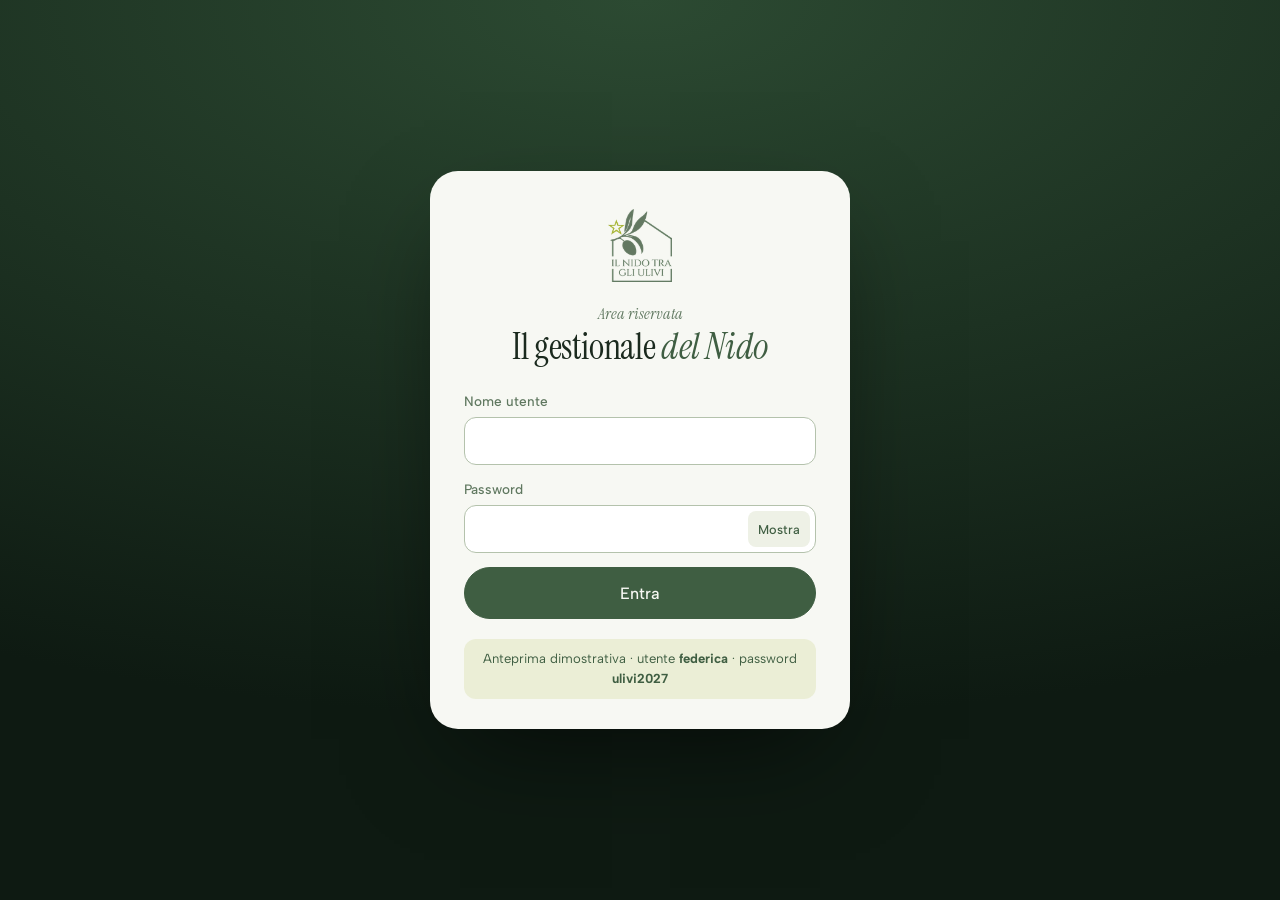
<file: gestionale/index.html>
<!doctype html>
<html lang="it">
<head>
  <meta charset="utf-8">
  <meta name="viewport" content="width=device-width, initial-scale=1">
  <title>Gestionale · Il Nido tra gli Ulivi</title>
  <meta name="robots" content="noindex, nofollow">
  <meta name="theme-color" content="#1B2A1E">
  <link rel="icon" type="image/png" sizes="32x32" href="../img/favicon-32.png">
  <link rel="preconnect" href="https://fonts.googleapis.com">
  <link rel="preconnect" href="https://fonts.gstatic.com" crossorigin>
  <link href="https://fonts.googleapis.com/css2?family=Instrument+Serif:ital@0;1&family=Albert+Sans:wght@400;500;600&display=swap" rel="stylesheet">
  <link rel="stylesheet" href="gestionale.css?v=7">
</head>
<body>
<svg width="0" height="0" style="position:absolute" aria-hidden="true">
  <defs>
    <symbol id="ic-casa" viewBox="0 0 24 24"><path d="M4 11 12 4l8 7v9H4z" fill="none" stroke="currentColor" stroke-width="1.8" stroke-linejoin="round"/><path d="M10 20v-5h4v5" fill="none" stroke="currentColor" stroke-width="1.8"/></symbol>
    <symbol id="ic-calendario" viewBox="0 0 24 24"><rect x="4" y="5.5" width="16" height="14.5" rx="2.5" fill="none" stroke="currentColor" stroke-width="1.8"/><path d="M4 10h16M8.5 3.5v4M15.5 3.5v4" fill="none" stroke="currentColor" stroke-width="1.8" stroke-linecap="round"/></symbol>
    <symbol id="ic-matita" viewBox="0 0 24 24"><path d="M5 19l1-4L16 5l3 3L9 18z M14 7l3 3" fill="none" stroke="currentColor" stroke-width="1.8" stroke-linejoin="round"/></symbol>
    <symbol id="ic-nido" viewBox="0 0 24 24"><path d="M12 3 21 12H3z" fill="none" stroke="currentColor" stroke-width="1.8" stroke-linejoin="round"/><path d="M5.5 12v8h13v-8" fill="none" stroke="currentColor" stroke-width="1.8"/></symbol>
    <symbol id="ic-euro" viewBox="0 0 24 24"><path d="M17 6.5A6.5 6.5 0 1 0 17 17.5M4.5 10.5h9M4.5 13.5h9" fill="none" stroke="currentColor" stroke-width="1.8" stroke-linecap="round"/></symbol>
    <symbol id="ic-domanda" viewBox="0 0 24 24"><circle cx="12" cy="12" r="8.5" fill="none" stroke="currentColor" stroke-width="1.8"/><path d="M9.6 9.5a2.5 2.5 0 1 1 3.4 2.3c-.7.3-1 .8-1 1.5v.4" fill="none" stroke="currentColor" stroke-width="1.8" stroke-linecap="round"/><circle cx="12" cy="16.6" r="1.1" fill="currentColor"/></symbol>
    <symbol id="ic-stella" viewBox="0 0 24 24"><path d="m12 4 2.4 5 5.4.6-4 3.7 1.1 5.4L12 16l-4.9 2.7 1.1-5.4-4-3.7 5.4-.6z" fill="none" stroke="currentColor" stroke-width="1.7" stroke-linejoin="round"/></symbol>
    <symbol id="ic-foto" viewBox="0 0 24 24"><rect x="3.5" y="5" width="17" height="14" rx="2.5" fill="none" stroke="currentColor" stroke-width="1.8"/><circle cx="9" cy="10" r="1.6" fill="currentColor"/><path d="m4 17 5-4.5 3.5 3 3-2.5 4.5 4" fill="none" stroke="currentColor" stroke-width="1.8" stroke-linejoin="round"/></symbol>
    <symbol id="ic-ingranaggio" viewBox="0 0 24 24"><circle cx="12" cy="12" r="3" fill="none" stroke="currentColor" stroke-width="1.8"/><path d="M12 3v2.5M12 18.5V21M3 12h2.5M18.5 12H21M5.6 5.6l1.8 1.8M16.6 16.6l1.8 1.8M5.6 18.4l1.8-1.8M16.6 7.4l1.8-1.8" fill="none" stroke="currentColor" stroke-width="1.8" stroke-linecap="round"/></symbol>
    <symbol id="ic-play" viewBox="0 0 24 24"><path d="M8 5.5v13l10.5-6.5z" fill="currentColor"/></symbol>
    <symbol id="ic-esterno" viewBox="0 0 24 24"><path d="M9 5H5v14h14v-4M13 5h6v6M19 5l-8 8" fill="none" stroke="currentColor" stroke-width="1.8" stroke-linecap="round" stroke-linejoin="round"/></symbol>
    <symbol id="ic-menu" viewBox="0 0 24 24"><path d="M4 7h16M4 12h16M4 17h16" fill="none" stroke="currentColor" stroke-width="2" stroke-linecap="round"/></symbol>
    <symbol id="ic-su" viewBox="0 0 24 24"><path d="M12 19V5M6 11l6-6 6 6" fill="none" stroke="currentColor" stroke-width="2" stroke-linecap="round" stroke-linejoin="round"/></symbol>
    <symbol id="ic-giu" viewBox="0 0 24 24"><path d="M12 5v14M6 13l6 6 6-6" fill="none" stroke="currentColor" stroke-width="2" stroke-linecap="round" stroke-linejoin="round"/></symbol>
    <symbol id="ic-sx" viewBox="0 0 24 24"><path d="M19 12H5M11 6l-6 6 6 6" fill="none" stroke="currentColor" stroke-width="2" stroke-linecap="round" stroke-linejoin="round"/></symbol>
    <symbol id="ic-dx" viewBox="0 0 24 24"><path d="M5 12h14M13 6l6 6-6 6" fill="none" stroke="currentColor" stroke-width="2" stroke-linecap="round" stroke-linejoin="round"/></symbol>
    <symbol id="ic-x" viewBox="0 0 24 24"><path d="M6 6l12 12M18 6 6 18" fill="none" stroke="currentColor" stroke-width="2" stroke-linecap="round"/></symbol>
    <symbol id="ic-prima" viewBox="0 0 24 24"><path d="M15 5l-7 7 7 7" fill="none" stroke="currentColor" stroke-width="2" stroke-linecap="round" stroke-linejoin="round"/></symbol>
    <symbol id="ic-dopo" viewBox="0 0 24 24"><path d="m9 5 7 7-7 7" fill="none" stroke="currentColor" stroke-width="2" stroke-linecap="round" stroke-linejoin="round"/></symbol>
    <symbol id="ic-maniglia" viewBox="0 0 24 24"><g fill="currentColor"><circle cx="9" cy="6" r="1.5"/><circle cx="15" cy="6" r="1.5"/><circle cx="9" cy="12" r="1.5"/><circle cx="15" cy="12" r="1.5"/><circle cx="9" cy="18" r="1.5"/><circle cx="15" cy="18" r="1.5"/></g></symbol>
  </defs>
</svg>

<!-- ── accesso ── -->
<section class="accesso" id="accesso">
  <div class="accesso__carta">
    <img class="accesso__logo" src="../img/logo-testata.png" alt="Il Nido tra gli Ulivi">
    <p class="occhiello">Area riservata</p>
    <h1>Il gestionale <em>del Nido</em></h1>
    <form class="accesso__form" id="accessoForm" autocomplete="on">
      <label>Nome utente<input name="utente" autocomplete="username" required></label>
      <label>Password<span class="campo-password"><input name="password" type="password" autocomplete="current-password" required><button type="button" class="mostra" aria-label="Mostra la password">Mostra</button></span></label>
      <p class="accesso__errore" id="accessoErrore" hidden>Nome utente o password non corretti.</p>
      <button class="btn btn--pieno btn--grande" type="submit">Entra</button>
    </form>
    <p class="accesso__demo">Anteprima dimostrativa · utente <b>federica</b> · password <b>ulivi2027</b></p>
  </div>
</section>

<!-- ── app ── -->
<div class="app" id="app" hidden>
  <aside class="lato" id="lato">
    <a class="lato__logo" href="#panoramica"><img src="../img/logo-testata.png" alt=""><span>Il Nido <em>gestionale</em></span></a>
    <nav class="lato__menu" id="menu" aria-label="Sezioni del gestionale">
      <a href="#panoramica" data-tour="panoramica"><i><svg class="ic" aria-hidden="true"><use href="#ic-casa"/></svg></i>Panoramica</a>
      <a href="#prenotazioni" data-tour="prenotazioni"><i><svg class="ic" aria-hidden="true"><use href="#ic-calendario"/></svg></i>Calendario e prenotazioni</a>
      <a href="#pagine" data-tour="pagine"><i><svg class="ic" aria-hidden="true"><use href="#ic-matita"/></svg></i>Testi e foto del sito</a>
      <a href="#nidi" data-tour="nidi"><i><svg class="ic" aria-hidden="true"><use href="#ic-nido"/></svg></i>I nidi</a>
      <a href="#prezzi" data-tour="prezzi"><i><svg class="ic" aria-hidden="true"><use href="#ic-euro"/></svg></i>Prezzi e coccole</a>
      <a href="#domande" data-tour="domande"><i><svg class="ic" aria-hidden="true"><use href="#ic-domanda"/></svg></i>Domande frequenti</a>
      <a href="#recensioni" data-tour="recensioni"><i><svg class="ic" aria-hidden="true"><use href="#ic-stella"/></svg></i>Recensioni</a>
      <a href="#foto" data-tour="foto"><i><svg class="ic" aria-hidden="true"><use href="#ic-foto"/></svg></i>Libreria foto</a>
      <a href="#impostazioni" data-tour="impostazioni"><i><svg class="ic" aria-hidden="true"><use href="#ic-ingranaggio"/></svg></i>Contatti e impostazioni</a>
    </nav>
    <div class="lato__piede">
      <button type="button" class="lato__tutorial" id="apriTutorial" data-tour="tutorial"><svg class="ic" aria-hidden="true"><use href="#ic-play"/></svg> Rivedi il tutorial</button>
      <a class="lato__sito" href="../" target="_blank" rel="noopener">Apri il sito <svg class="ic" aria-hidden="true"><use href="#ic-esterno"/></svg></a>
      <button type="button" class="lato__esci" id="esci">Esci</button>
    </div>
  </aside>

  <div class="principale">
    <header class="barra">
      <button type="button" class="barra__menu" id="barraMenu" aria-label="Apri il menu"><svg class="ic" aria-hidden="true"><use href="#ic-menu"/></svg></button>
      <div class="barra__titolo"><p class="occhiello" id="titoloOcchiello">Ciao Federica</p><h1 id="titoloPagina">Panoramica</h1></div>
      <div class="barra__azioni">
        <span class="barra__modifiche" id="contaModifiche" hidden></span>
        <button type="button" class="btn" id="annulla" hidden>Annulla</button>
        <button type="button" class="btn btn--pieno" id="salva" data-tour="salva" disabled>Salva modifiche</button>
      </div>
    </header>
    <p class="avviso-demo">Anteprima dimostrativa: puoi provare tutto, ma le modifiche non cambiano il sito vero.</p>
    <main class="contenuto" id="contenuto" tabindex="-1"></main>
  </div>
</div>

<!-- ── tutorial ── -->
<div class="tour" id="tour" hidden>
  <div class="tour__velo" id="tourVelo"></div>
  <div class="tour__buco" id="tourBuco"></div>
  <div class="tour__carta" id="tourCarta" role="dialog" aria-modal="true" aria-labelledby="tourTitolo">
    <p class="tour__passo" id="tourPasso"></p>
    <h2 id="tourTitolo"></h2>
    <p id="tourTesto"></p>
    <div class="tour__puntini" id="tourPuntini"></div>
    <div class="tour__azioni">
      <button type="button" class="tour__salta" id="tourSalta">Salta</button>
      <button type="button" class="btn" id="tourIndietro">Indietro</button>
      <button type="button" class="btn btn--pieno" id="tourAvanti">Avanti</button>
    </div>
  </div>
</div>

<div class="avviso" id="avviso" role="status" aria-live="polite"></div>
<input type="file" id="sceltaFoto" accept="image/*" hidden>

<script src="gestionale.js?v=9"></script>
</body>
</html>
</file>
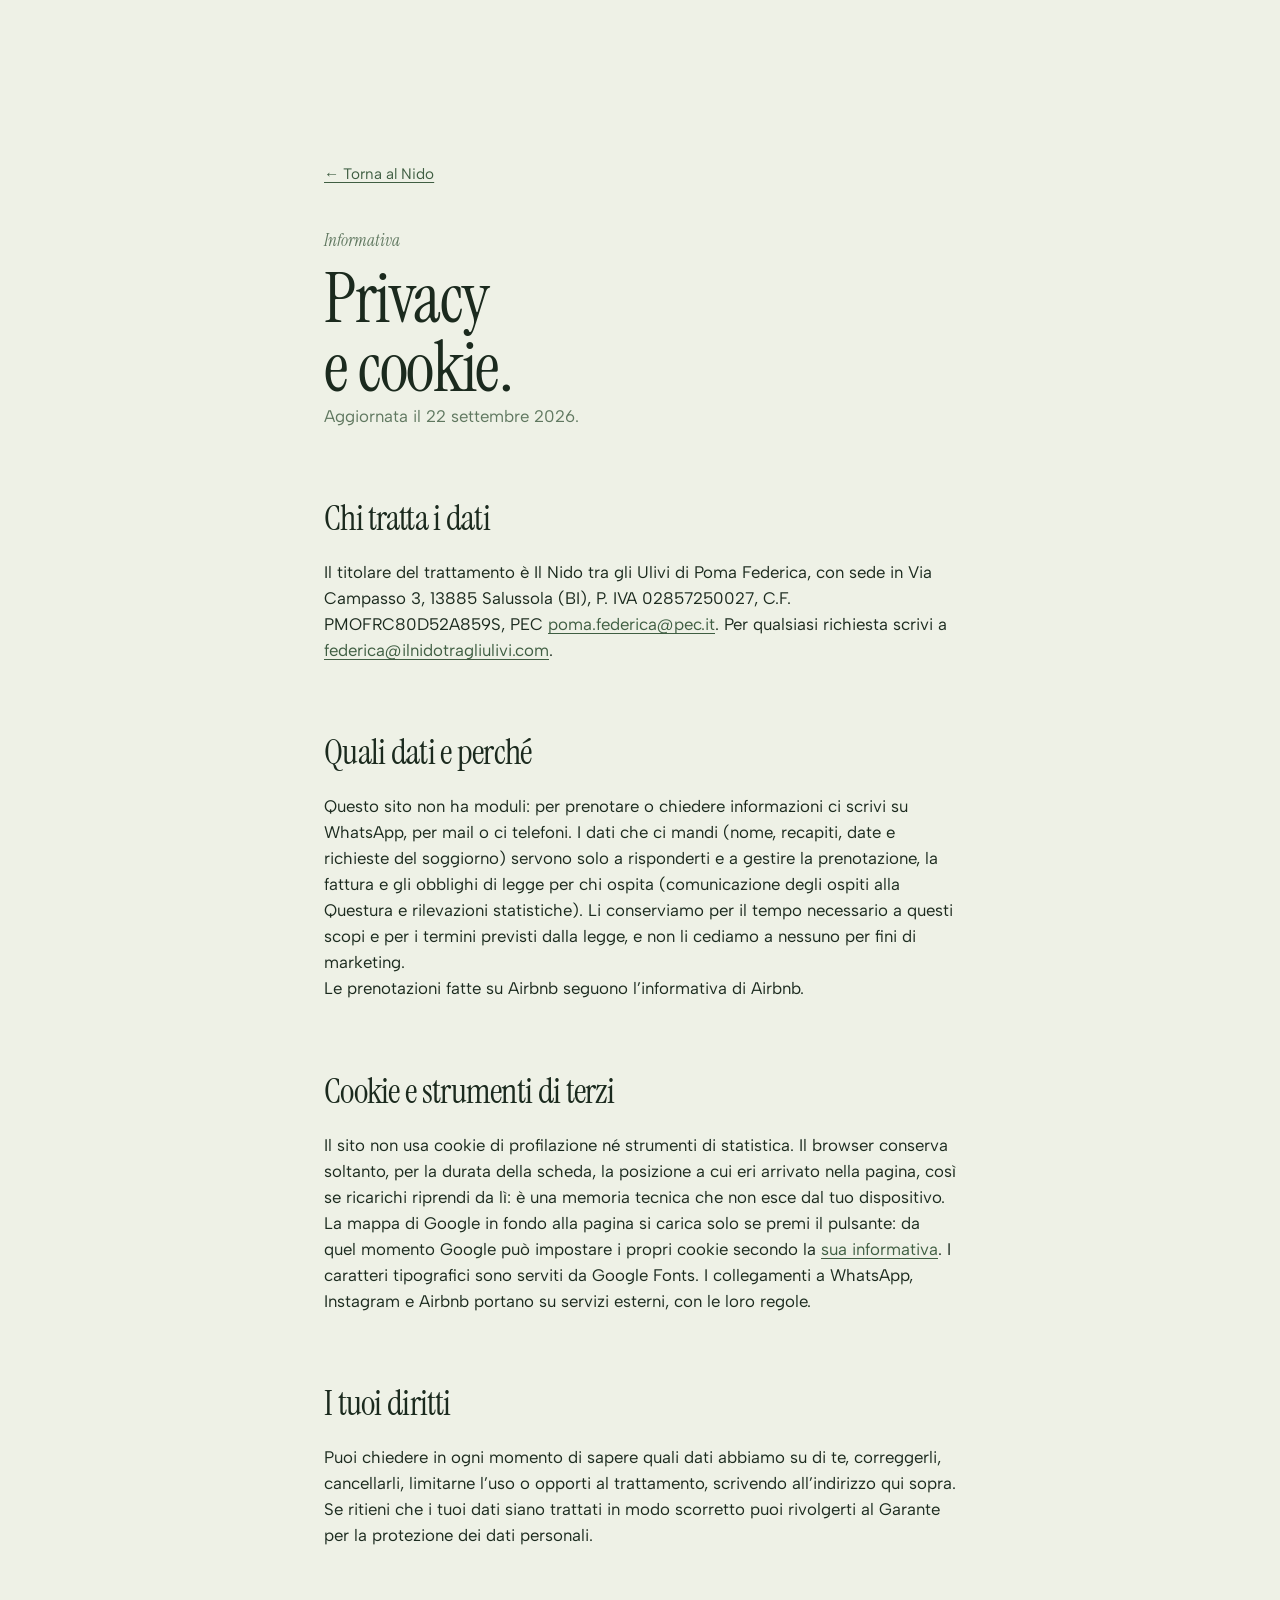
<file: privacy.html>
<!doctype html>
<html lang="it">
<head>
  <meta charset="utf-8">
  <meta name="viewport" content="width=device-width, initial-scale=1">
  <title>Privacy e cookie — Il Nido tra gli Ulivi</title>
  <meta name="robots" content="noindex, nofollow">
  <link rel="icon" type="image/png" sizes="32x32" href="img/favicon-32.png">
  <link rel="apple-touch-icon" href="img/apple-touch-icon.png">
  <link rel="preconnect" href="https://fonts.googleapis.com"><link rel="preconnect" href="https://fonts.gstatic.com" crossorigin>
  <link href="https://fonts.googleapis.com/css2?family=Instrument+Serif:ital@0;1&family=Albert+Sans:wght@400;500;600&display=swap" rel="stylesheet">
  <link rel="stylesheet" href="css/style.css?v=2026092235">
  <style>
    .pagina { max-width: 760px; margin: 0 auto; padding: clamp(96px, 14vw, 160px) var(--gut) clamp(64px, 8vw, 120px); }
    .pagina h2 { font: 400 clamp(1.6rem, 3vw, 2.2rem)/1.1 var(--serif); margin: 2em 0 .6em; }
    .pagina p, .pagina li { font-size: 1.05rem; line-height: 1.55; max-width: 62ch; }
    .pagina a { color: var(--oliva); text-decoration: underline; text-underline-offset: 3px; }
    .pagina__torna { display: inline-block; margin-bottom: 40px; font-size: .95rem; }
    .pagina__data { font-size: .9rem; color: var(--salvia); }
  </style>
</head>
<body>
  <main class="pagina">
    <a class="pagina__torna" href="index.html">← Torna al Nido</a>
    <p class="occhiello">Informativa</p>
    <h1 class="titolo-l">Privacy<br>e cookie.</h1>
    <p class="pagina__data">Aggiornata il 22 settembre 2026.</p>

    <h2>Chi tratta i dati</h2>
    <p>Il titolare del trattamento è Il Nido tra gli Ulivi di Poma Federica, con sede in Via Campasso 3, 13885 Salussola (BI), P. IVA 02857250027, C.F. PMOFRC80D52A859S, PEC <a href="mailto:poma.federica@pec.it">poma.federica@pec.it</a>. Per qualsiasi richiesta scrivi a <a href="mailto:federica@ilnidotragliulivi.com">federica@ilnidotragliulivi.com</a>.</p>

    <h2>Quali dati e perché</h2>
    <p>Questo sito non ha moduli: per prenotare o chiedere informazioni ci scrivi su WhatsApp, per mail o ci telefoni. I dati che ci mandi (nome, recapiti, date e richieste del soggiorno) servono solo a risponderti e a gestire la prenotazione, la fattura e gli obblighi di legge per chi ospita (comunicazione degli ospiti alla Questura e rilevazioni statistiche). Li conserviamo per il tempo necessario a questi scopi e per i termini previsti dalla legge, e non li cediamo a nessuno per fini di marketing.</p>
    <p>Le prenotazioni fatte su Airbnb seguono l’informativa di Airbnb.</p>

    <h2>Cookie e strumenti di terzi</h2>
    <p>Il sito non usa cookie di profilazione né strumenti di statistica. Il browser conserva soltanto, per la durata della scheda, la posizione a cui eri arrivato nella pagina, così se ricarichi riprendi da lì: è una memoria tecnica che non esce dal tuo dispositivo.</p>
    <p>La mappa di Google in fondo alla pagina si carica solo se premi il pulsante: da quel momento Google può impostare i propri cookie secondo la <a href="https://policies.google.com/privacy?hl=it" target="_blank" rel="noreferrer">sua informativa</a>. I caratteri tipografici sono serviti da Google Fonts. I collegamenti a WhatsApp, Instagram e Airbnb portano su servizi esterni, con le loro regole.</p>

    <h2>I tuoi diritti</h2>
    <p>Puoi chiedere in ogni momento di sapere quali dati abbiamo su di te, correggerli, cancellarli, limitarne l’uso o opporti al trattamento, scrivendo all’indirizzo qui sopra. Se ritieni che i tuoi dati siano trattati in modo scorretto puoi rivolgerti al Garante per la protezione dei dati personali.</p>
  </main>
</body>
</html>
</file>
<file: gestionale/gestionale.css>
/* Gestionale del Nido: stessi colori e caratteri del sito */
:root {
  --carta: #EEF1E6; --carta-2: #E3E8D7; --inchiostro: #1B2A1E; --oliva: #3F5E42; --salvia: #607860;
  --salvia-chiara: #B4C2AC; --lime: #A0B028; --notte: #0E1A12; --bianco: #F7F8F3; --evidenzia: #C9D67A;
  --serif: "Instrument Serif", Georgia, serif; --sans: "Albert Sans", "Helvetica Neue", Arial, sans-serif;
  --e-out: cubic-bezier(.23, 1, .32, 1); --r: 18px; --lato: 270px;
}
* { box-sizing: border-box; }
html, body { margin: 0; }
body { font: 400 15px/1.5 var(--sans); color: var(--inchiostro); background: var(--carta); -webkit-font-smoothing: antialiased; }
[hidden] { display: none !important; }
h1, h2 { font-family: var(--serif); font-weight: 400; letter-spacing: -.01em; margin: 0; }
h1 em, h2 em { font-style: italic; color: var(--oliva); }
a { color: var(--oliva); }
button, input, select, textarea { font: inherit; color: inherit; }
.occhiello { margin: 0 0 4px; font: italic 1rem var(--serif); color: var(--salvia); }
.tenue { color: var(--salvia); }
.mono { font-variant-numeric: tabular-nums; letter-spacing: .04em; font-weight: 600; color: var(--oliva); white-space: nowrap; }

/* bottoni */
.btn { display: inline-flex; align-items: center; justify-content: center; gap: 6px; height: 42px; padding: 0 18px; border-radius: 999px; border: 1px solid var(--oliva); background: transparent; color: var(--oliva); font-weight: 500; text-decoration: none; cursor: pointer; transition: background .25s, color .25s, transform .15s; white-space: nowrap; }
.btn:hover { background: rgba(63, 94, 66, .08); }
.btn:active { transform: scale(.97); }
.btn--pieno { background: var(--oliva); color: var(--bianco); }
.btn--pieno:hover { background: var(--inchiostro); }
.btn--pieno:disabled { opacity: .4; cursor: default; background: var(--oliva); }
.btn--grande { height: 52px; font-size: 1.02rem; }
.btn--piccolo { height: 32px; padding: 0 12px; font-size: .84rem; }
.aggiungi { margin-top: 12px; padding: 12px 16px; width: 100%; border: 1.5px dashed var(--salvia-chiara); border-radius: 14px; background: none; color: var(--oliva); font-weight: 500; cursor: pointer; transition: border-color .2s, background .2s; }
.aggiungi:hover { border-color: var(--oliva); background: rgba(63, 94, 66, .05); }
:focus-visible { outline: 2px solid var(--lime); outline-offset: 2px; }

/* ── accesso ── */
.accesso { min-height: 100dvh; display: grid; place-items: center; padding: 24px; background: radial-gradient(120% 80% at 50% 0%, #2C4A32, var(--notte)); }
.accesso__carta { width: min(420px, 100%); padding: 38px 34px 30px; border-radius: 28px; background: var(--bianco); box-shadow: 0 40px 100px -30px rgba(0, 0, 0, .6); text-align: center; animation: sale .7s var(--e-out) both; }
.accesso__logo { width: 64px; margin-bottom: 14px; }
.accesso h1 { font-size: 2.3rem; line-height: 1.05; margin-bottom: 24px; }
.accesso__form { display: grid; gap: 14px; text-align: left; }
.accesso__form label { display: grid; gap: 6px; font-size: .85rem; color: var(--salvia); font-weight: 500; }
.accesso__form input { width: 100%; height: 48px; padding: 0 14px; border: 1px solid var(--salvia-chiara); border-radius: 12px; background: #fff; font-size: 1rem; color: var(--inchiostro); }
.accesso__form input:focus { outline: none; border-color: var(--oliva); box-shadow: 0 0 0 3px rgba(160, 176, 40, .25); }
.campo-password { position: relative; display: block; }
.campo-password .mostra { position: absolute; right: 6px; top: 6px; height: 36px; padding: 0 10px; border: 0; border-radius: 8px; background: var(--carta); color: var(--oliva); font-size: .8rem; cursor: pointer; }
.accesso__errore { margin: 0; color: #A33A2B; font-size: .9rem; }
.accesso__form.is-errore { animation: scuoti .45s; }
.accesso__demo { margin: 20px 0 0; padding: 10px 12px; border-radius: 12px; background: rgba(160, 176, 40, .14); color: var(--oliva); font-size: .82rem; }
@keyframes scuoti { 20%, 60% { transform: translateX(-7px); } 40%, 80% { transform: translateX(6px); } }
@keyframes sale { from { opacity: 0; transform: translateY(24px); } to { opacity: 1; transform: none; } }

/* ── struttura ── */
.app { display: grid; grid-template-columns: var(--lato) 1fr; min-height: 100dvh; }
.lato { position: sticky; top: 0; height: 100dvh; display: flex; flex-direction: column; padding: 22px 16px; background: var(--inchiostro); color: var(--bianco); overflow-y: auto; z-index: 20; }
.lato__logo { display: flex; align-items: center; gap: 10px; padding: 4px 8px 22px; color: var(--bianco); text-decoration: none; font: 1.25rem var(--serif); }
.lato__logo img { width: 38px; filter: brightness(0) invert(1); }
.lato__logo em { color: var(--evidenzia); }
.lato__menu { display: grid; gap: 2px; }
.lato__menu a { display: flex; align-items: center; gap: 12px; padding: 11px 12px; border-radius: 12px; color: rgba(247, 248, 243, .78); text-decoration: none; font-weight: 500; transition: background .2s, color .2s; }
.lato__menu a i { width: 26px; height: 26px; display: grid; place-items: center; border-radius: 8px; background: rgba(247, 248, 243, .08); font-style: normal; font-size: .85rem; }
.lato__menu a:hover { background: rgba(247, 248, 243, .06); color: var(--bianco); }
.lato__menu a.is-attiva { background: var(--bianco); color: var(--inchiostro); }
.lato__menu a.is-attiva i { background: var(--lime); color: var(--notte); }
.lato__piede { margin-top: auto; padding-top: 20px; display: grid; gap: 6px; }
.lato__tutorial { padding: 12px; border: 1px solid rgba(201, 214, 122, .5); border-radius: 12px; background: rgba(160, 176, 40, .12); color: var(--evidenzia); font-weight: 500; cursor: pointer; text-align: left; }
.lato__tutorial:hover { background: rgba(160, 176, 40, .22); }
.lato__sito, .lato__esci { padding: 8px 12px; border: 0; background: none; color: rgba(247, 248, 243, .65); text-align: left; text-decoration: none; font-size: .9rem; cursor: pointer; }
.lato__sito:hover, .lato__esci:hover { color: var(--bianco); }
.principale { min-width: 0; }
.barra { position: sticky; top: 0; z-index: 10; display: flex; align-items: center; gap: 16px; padding: 18px 32px; background: rgba(238, 241, 230, .92); backdrop-filter: blur(10px); border-bottom: 1px solid var(--carta-2); }
.barra__menu { display: none; width: 42px; height: 42px; border: 1px solid var(--salvia-chiara); border-radius: 12px; background: var(--bianco); font-size: 1.2rem; cursor: pointer; }
.barra__titolo h1 { font-size: 2rem; line-height: 1; }
.barra__azioni { margin-left: auto; display: flex; align-items: center; gap: 10px; }
.barra__modifiche { padding: 6px 12px; border-radius: 999px; background: rgba(160, 176, 40, .2); color: var(--oliva); font-size: .85rem; font-weight: 500; animation: sale .4s var(--e-out); }
.avviso-demo { margin: 0; padding: 8px 32px; background: rgba(160, 176, 40, .14); color: var(--oliva); font-size: .82rem; }
.contenuto { padding: 26px 32px 60px; display: grid; gap: 20px; outline: none; }
.contenuto.is-entra > * { animation: sale .5s var(--e-out) both; }
.contenuto.is-entra > :nth-child(2) { animation-delay: .05s; }
.contenuto.is-entra > :nth-child(3) { animation-delay: .1s; }
.carica { color: var(--salvia); }

/* riquadri */
.riquadro { padding: 24px; border-radius: 22px; background: var(--bianco); border: 1px solid var(--carta-2); }
.riquadro h2 { font-size: 1.6rem; margin-bottom: 6px; }
.riquadro__testa { display: flex; align-items: center; justify-content: space-between; gap: 12px; margin-bottom: 14px; }
.riquadro__testa--a-capo { flex-wrap: wrap; }
.riquadro__testa h2 { margin: 0; }
.riquadro__testa a { font-weight: 500; text-decoration: none; }
.aiuto { margin: 0 0 14px; color: var(--salvia); font-size: .9rem; }
.aiuto--su { padding: 12px 14px; border-radius: 14px; background: var(--bianco); border: 1px solid var(--carta-2); }
.due { display: grid; grid-template-columns: 1.4fr 1fr; gap: 20px; }
.due-campi { display: grid; grid-template-columns: 1fr 1fr; gap: 0 14px; }
.tre-campi { display: grid; grid-template-columns: repeat(3, 1fr); gap: 0 14px; }

/* numeri */
.griglia-num { display: grid; grid-template-columns: repeat(4, 1fr); gap: 14px; }
.num { display: grid; gap: 2px; padding: 18px 20px; border-radius: 20px; background: var(--bianco); border: 1px solid var(--carta-2); }
.num span { font-size: .82rem; color: var(--salvia); font-weight: 500; }
.num b { font: 400 2.4rem/1.05 var(--serif); }
.num small { color: var(--salvia); }
.num small a { text-decoration: none; font-weight: 500; }
.num--evidenza { background: var(--oliva); color: var(--bianco); border-color: var(--oliva); }
.num--evidenza span, .num--evidenza small, .num--evidenza a { color: var(--evidenzia); }

.arrivi { list-style: none; margin: 0; padding: 0; }
.arrivi li { display: grid; grid-template-columns: 54px 1fr auto; align-items: center; gap: 14px; padding: 12px 0; border-top: 1px solid var(--carta-2); }
.arrivi__data { display: grid; justify-items: center; padding: 6px 0; border-radius: 12px; background: var(--carta); font-size: .75rem; text-transform: uppercase; letter-spacing: .08em; color: var(--salvia); }
.arrivi__data b { font: 400 1.5rem/1 var(--serif); color: var(--inchiostro); letter-spacing: 0; }
.arrivi__chi { display: grid; font-size: .88rem; color: var(--salvia); }
.arrivi__chi b { color: var(--inchiostro); font-size: .98rem; font-weight: 500; }
.stato { display: inline-block; padding: 5px 11px; border-radius: 999px; border: 0; font-size: .78rem; font-weight: 600; white-space: nowrap; cursor: default; }
button.stato { cursor: pointer; }
.stato--ok { background: rgba(160, 176, 40, .2); color: var(--oliva); }
.stato--attesa { background: #F3E2C3; color: #8A5A12; }
.veloci { display: grid; grid-template-columns: 1fr 1fr; gap: 10px; }
.veloce { display: grid; gap: 2px; padding: 14px; border-radius: 16px; background: var(--carta); text-decoration: none; color: var(--inchiostro); transition: background .2s, transform .2s; }
.veloce:hover { background: var(--carta-2); transform: translateY(-2px); }
.veloce i { width: 30px; height: 30px; display: grid; place-items: center; margin-bottom: 6px; border-radius: 10px; background: var(--oliva); color: var(--bianco); font-style: normal; }
.veloce b { font-weight: 600; }
.veloce span { font-size: .82rem; color: var(--salvia); }
.riquadro--sito { display: grid; grid-template-columns: 1fr 280px; gap: 24px; align-items: center; background: var(--oliva); color: var(--bianco); border: 0; overflow: hidden; }
.riquadro--sito h2 { font-size: 2rem; }
.riquadro--sito p { opacity: .85; max-width: 52ch; }
.riquadro--sito .btn { border-color: var(--bianco); color: var(--bianco); }
.riquadro--sito .btn--pieno { background: var(--lime); border-color: var(--lime); color: var(--notte); }
.riquadro--sito img { width: 100%; height: 190px; object-fit: cover; border-radius: 16px; }

/* calendario */
.scelta-nido { display: flex; gap: 8px; }
.scelta-nido button { display: flex; align-items: center; gap: 10px; padding: 5px 16px 5px 5px; border: 1.5px solid var(--salvia-chiara); border-radius: 14px; background: #fff; font: 1.2rem var(--serif); cursor: pointer; }
.scelta-nido img { width: 40px; height: 34px; object-fit: cover; border-radius: 9px; }
.scelta-nido [aria-pressed="true"] { background: var(--oliva); border-color: var(--oliva); color: var(--bianco); }
.mese-nav { display: flex; align-items: center; gap: 10px; }
.mese-nav b { min-width: 150px; text-align: center; font: 400 1.4rem var(--serif); text-transform: capitalize; }
.mese-nav button { width: 38px; height: 38px; border-radius: 50%; border: 1px solid var(--salvia-chiara); background: #fff; font-size: 1.2rem; cursor: pointer; }
.cal { display: grid; grid-template-columns: repeat(7, 1fr); gap: 6px; }
.cal__int { text-align: center; font-size: .72rem; text-transform: uppercase; letter-spacing: .12em; color: var(--salvia); padding-bottom: 4px; }
.cal__g { display: grid; justify-items: start; align-content: space-between; min-height: 64px; padding: 8px 10px; border: 1px solid var(--carta-2); border-radius: 12px; background: #fff; text-align: left; cursor: pointer; transition: transform .15s, border-color .2s; }
.cal__g:hover { border-color: var(--oliva); }
.cal__g:active { transform: scale(.96); }
.cal__g b { font-weight: 600; }
.cal__g small { font-size: .74rem; color: var(--salvia); overflow: hidden; text-overflow: ellipsis; white-space: nowrap; max-width: 100%; }
.cal__g.is-pren { background: var(--oliva); border-color: var(--oliva); color: var(--bianco); }
.cal__g.is-pren small { color: var(--evidenzia); }
.cal__g.is-chiuso { background: repeating-linear-gradient(-45deg, #EDE7DA 0 6px, #F7F3EA 6px 12px); border-color: #D8CCB4; }
.cal__g.is-chiuso small { color: #8A5A12; font-weight: 600; }
.leggenda { display: flex; flex-wrap: wrap; gap: 18px; margin: 14px 0 6px; padding: 0; list-style: none; font-size: .85rem; color: var(--salvia); }
.leggenda li { display: flex; align-items: center; gap: 6px; }
.leggenda i { width: 14px; height: 14px; border-radius: 4px; border: 1px solid var(--carta-2); }
.l-libero { background: #fff; } .l-pren { background: var(--oliva); } .l-chiuso { background: repeating-linear-gradient(-45deg, #EDE7DA 0 3px, #F7F3EA 3px 6px); }
.filtri { display: flex; gap: 10px; margin-bottom: 12px; }
.filtri input, .filtri select { height: 40px; padding: 0 12px; border: 1px solid var(--salvia-chiara); border-radius: 10px; background: #fff; }
.filtri input { flex: 1; }
.tabella-box { overflow-x: auto; }
.tabella { width: 100%; border-collapse: collapse; font-size: .9rem; }
.tabella th { text-align: left; padding: 8px 10px; font-size: .72rem; text-transform: uppercase; letter-spacing: .1em; color: var(--salvia); font-weight: 600; border-bottom: 1px solid var(--carta-2); }
.tabella td { padding: 12px 10px; border-bottom: 1px solid var(--carta-2); vertical-align: middle; }
.tabella td small { display: block; color: var(--salvia); }
.tabella b { font-weight: 600; }
.chip { display: inline-block; margin: 1px 0; padding: 3px 9px; border-radius: 999px; background: var(--carta); font-size: .78rem; white-space: nowrap; }

/* campi */
.campo { display: grid; gap: 6px; margin-bottom: 14px; }
.campo > span { font-size: .82rem; font-weight: 600; color: var(--salvia); }
.campo > span small { font-weight: 400; }
.campo input, .campo textarea, .campo select, .finestra input, .finestra select { width: 100%; padding: 11px 13px; border: 1px solid var(--salvia-chiara); border-radius: 12px; background: #fff; font-size: .98rem; line-height: 1.45; transition: border-color .2s, box-shadow .2s; }
.campo textarea { resize: vertical; min-height: 46px; }
.campo input:focus, .campo textarea:focus, .campo select:focus, .finestra input:focus, .finestra select:focus { outline: none; border-color: var(--oliva); box-shadow: 0 0 0 3px rgba(160, 176, 40, .25); }
.campo--euro { position: relative; }
.campo--euro input { padding-right: 34px; }
.campo--euro > i { position: absolute; right: 14px; bottom: 12px; font-style: normal; color: var(--salvia); }

/* editor testi e foto */
.editor { display: grid; grid-template-columns: minmax(340px, 1fr) minmax(0, 1.25fr); gap: 20px; align-items: start; }
.editor__campi { display: grid; gap: 10px; }
.sez { border-radius: 18px; background: var(--bianco); border: 1px solid var(--carta-2); overflow: hidden; }
.sez summary { display: grid; gap: 2px; padding: 16px 48px 16px 18px; cursor: pointer; list-style: none; position: relative; }
.sez summary::-webkit-details-marker { display: none; }
.sez summary::after { content: "+"; position: absolute; right: 18px; top: 50%; transform: translateY(-50%); width: 26px; height: 26px; display: grid; place-items: center; border-radius: 50%; background: var(--carta); color: var(--oliva); font-size: 1.1rem; transition: transform .3s; }
.sez[open] summary::after { content: "–"; background: var(--oliva); color: var(--bianco); }
.sez summary b { font: 400 1.3rem var(--serif); }
.sez summary span { font-size: .84rem; color: var(--salvia); }
.sez__corpo { padding: 4px 18px 18px; border-top: 1px solid var(--carta-2); padding-top: 16px; }
.foto-sez { display: grid; gap: 10px; margin-bottom: 14px; }
.foto-campo { display: grid; grid-template-columns: 96px 1fr; gap: 12px; align-items: center; margin: 0; padding: 8px; border-radius: 14px; background: var(--carta); }
.foto-campo img { width: 96px; height: 72px; object-fit: cover; border-radius: 10px; }
.foto-campo figcaption { display: grid; gap: 6px; justify-items: start; }
.foto-campo input { width: 100%; padding: 7px 10px; border: 1px solid var(--salvia-chiara); border-radius: 9px; background: #fff; font-size: .85rem; }
.editor__anteprima { position: sticky; top: 92px; }
.anteprima-barra { display: flex; align-items: center; justify-content: space-between; margin-bottom: 8px; font-size: .85rem; font-weight: 600; color: var(--salvia); }
.schermi { display: inline-flex; padding: 3px; border-radius: 999px; background: var(--carta-2); }
.schermi button { padding: 6px 14px; border: 0; border-radius: 999px; background: none; font-size: .82rem; cursor: pointer; }
.schermi [aria-pressed="true"] { background: var(--oliva); color: var(--bianco); }
.anteprima-cornice { height: calc(100dvh - 160px); border-radius: 18px; overflow: hidden; border: 1px solid var(--salvia-chiara); background: #fff; box-shadow: 0 20px 50px -30px rgba(14, 26, 18, .5); transition: width .4s var(--e-out); width: 100%; margin: 0 auto; }
.anteprima-cornice { position: relative; }
.anteprima-cornice iframe { position: absolute; left: 0; top: 0; border: 0; display: block; }
.editor__anteprima, .editor__campi { min-width: 0; }
.anteprima-cornice.is-tel { width: 390px; max-width: 100%; border-radius: 34px; border: 8px solid var(--inchiostro); }

/* nidi */
.nido-ed__testa { display: flex; align-items: center; gap: 16px; margin-bottom: 18px; }
.nido-ed__testa img { width: 92px; height: 70px; object-fit: cover; border-radius: 14px; }
.nido-ed__testa h2 { font-size: 1.8rem; }
.nido-ed__testa .btn { margin-left: auto; }
.lista-ed { list-style: none; margin: 0; padding: 0; display: grid; gap: 6px; }
.lista-ed li, .extra-ed li { display: flex; align-items: center; gap: 6px; }
.lista-ed input, .extra-ed input { flex: 1; padding: 10px 12px; border: 1px solid var(--salvia-chiara); border-radius: 10px; background: #fff; }
.maniglia { color: var(--salvia-chiara); letter-spacing: -2px; }
.su, .giu, .via { width: 32px; height: 32px; flex: none; border: 1px solid var(--carta-2); border-radius: 9px; background: #fff; color: var(--oliva); cursor: pointer; }
.via { color: #A33A2B; }
.su:hover, .giu:hover { border-color: var(--oliva); }
.via:hover { border-color: #A33A2B; background: #FBEDEA; }
.galleria-ed { display: grid; grid-template-columns: repeat(auto-fill, minmax(130px, 1fr)); gap: 10px; }
.galleria-ed figure { position: relative; margin: 0; border-radius: 14px; overflow: hidden; aspect-ratio: 4 / 3; background: var(--carta); }
.galleria-ed figure:first-child { outline: 3px solid var(--lime); outline-offset: -3px; }
.galleria-ed figure img { width: 100%; height: 100%; object-fit: cover; }
.galleria-ed figure div { position: absolute; left: 6px; right: 6px; bottom: 6px; display: flex; gap: 4px; justify-content: flex-end; opacity: 0; transition: opacity .2s; }
.galleria-ed figure:hover div, .galleria-ed figure:focus-within div { opacity: 1; }
.galleria-ed__agg { display: grid; place-items: center; align-content: center; aspect-ratio: 4 / 3; border: 1.5px dashed var(--salvia-chiara); border-radius: 14px; background: none; color: var(--oliva); font-size: 1.6rem; cursor: pointer; }
.galleria-ed__agg span { font-size: .8rem; font-weight: 500; }
.extra-ed { list-style: none; margin: 0; padding: 0; display: grid; gap: 8px; }
.extra-ed .campo--euro { position: relative; width: 120px; }
.extra-ed .campo--euro input { width: 100%; }
.extra-ed .campo--euro i { position: absolute; right: 12px; top: 50%; transform: translateY(-50%); font-style: normal; color: var(--salvia); }

/* domande e recensioni */
.faq-ed { margin: 0; padding: 0; list-style: none; display: grid; gap: 12px; counter-reset: faq; }
.faq-ed li { display: grid; grid-template-columns: 1fr auto; gap: 12px; padding: 16px 16px 4px; border-radius: 16px; background: var(--carta); counter-increment: faq; }
.faq-ed .ordina { display: grid; align-content: start; gap: 6px; }

/* libreria */
.libreria { display: grid; grid-template-columns: repeat(auto-fill, minmax(190px, 1fr)); gap: 14px; }
.libreria figure { margin: 0; border-radius: 16px; overflow: hidden; background: var(--carta); }
.libreria img { width: 100%; aspect-ratio: 4 / 3; object-fit: cover; display: block; }
.libreria figcaption { display: grid; gap: 4px; justify-items: start; padding: 10px 12px 12px; font-size: .8rem; }
.libreria figcaption b { font-weight: 600; word-break: break-all; }
.libreria figcaption span { color: var(--salvia); }

/* finestra */
.finestra { position: fixed; inset: 0; z-index: 60; display: grid; place-items: center; padding: 20px; }
.finestra__velo { position: absolute; inset: 0; background: rgba(14, 26, 18, .55); opacity: 0; transition: opacity .3s; }
.finestra__carta { position: relative; width: min(520px, 100%); max-height: 92dvh; overflow-y: auto; padding: 26px; border-radius: 24px; background: var(--bianco); display: grid; gap: 12px; opacity: 0; transform: translateY(20px) scale(.97); transition: opacity .3s, transform .4s var(--e-out); }
.finestra.is-aperta .finestra__velo, .finestra.is-aperta .finestra__carta { opacity: 1; transform: none; }
.finestra h2 { font-size: 1.8rem; }
.finestra label { display: grid; gap: 5px; font-size: .84rem; font-weight: 600; color: var(--salvia); }
.finestra fieldset { border: 1px solid var(--carta-2); border-radius: 14px; padding: 10px 14px; margin: 0; }
.finestra legend { font-size: .84rem; font-weight: 600; color: var(--salvia); padding: 0 4px; }
.finestra .spunta { display: flex; align-items: center; gap: 8px; padding: 4px 0; color: var(--inchiostro); font-weight: 400; font-size: .95rem; }
.finestra .spunta input { width: 18px; height: 18px; accent-color: var(--oliva); }
.finestra .spunta span { margin-left: auto; color: var(--salvia); }
.finestra__x { position: absolute; top: 14px; right: 14px; width: 36px; height: 36px; border: 0; border-radius: 50%; background: var(--carta); cursor: pointer; }
.finestra__azioni { display: flex; justify-content: flex-end; gap: 8px; margin-top: 6px; }

/* avviso */
.avviso { position: fixed; left: 50%; bottom: 26px; z-index: 90; max-width: calc(100% - 32px); padding: 13px 20px; border-radius: 14px; background: var(--inchiostro); color: var(--bianco); font-weight: 500; box-shadow: 0 16px 40px -12px rgba(0, 0, 0, .5); transform: translate(-50%, 140%); opacity: 0; transition: transform .45s var(--e-out), opacity .3s; pointer-events: none; }
.avviso::before { content: ""; background-image: url("data:image/svg+xml,%3Csvg xmlns='http://www.w3.org/2000/svg' viewBox='0 0 24 24'%3E%3Cpath d='m6 12.5 4 4 8-9' fill='none' stroke='%230E1A12' stroke-width='2.6' stroke-linecap='round' stroke-linejoin='round'/%3E%3C/svg%3E"); background-size: 14px; background-repeat: no-repeat; background-position: center; vertical-align: -5px; display: inline-grid; place-items: center; width: 22px; height: 22px; margin-right: 10px; border-radius: 50%; background: var(--lime); color: var(--notte); font-size: .8rem; }
.avviso.is-via { transform: translate(-50%, 0); opacity: 1; }

/* tutorial */
.tour { position: fixed; inset: 0; z-index: 100; }
/* tutto quello che non è il tutorial resta scuro e sfocato; si vede nitido solo il punto spiegato */
.tour__velo { position: fixed; inset: 0; background: rgba(14, 26, 18, .55); backdrop-filter: blur(7px) saturate(.8); -webkit-backdrop-filter: blur(7px) saturate(.8); animation: veloEntra .4s ease both; }
@keyframes veloEntra { from { opacity: 0; } }
.tour__buco { position: fixed; border-radius: 14px; box-shadow: 0 0 0 2px var(--lime), 0 0 30px 4px rgba(160, 176, 40, .35); transition: all .45s var(--e-out); pointer-events: none; }
.tour__carta { position: fixed; width: min(360px, calc(100% - 24px)); padding: 22px; border-radius: 22px; background: var(--bianco); box-shadow: 0 30px 80px -20px rgba(0, 0, 0, .6); transition: left .45s var(--e-out), top .45s var(--e-out); }
.tour__carta.is-centro { left: 50% !important; top: 50% !important; transform: translate(-50%, -50%); width: min(440px, calc(100% - 24px)); text-align: center; }
.tour__carta.is-entra { animation: tourEntra .45s var(--e-out); }
.tour__carta.is-centro.is-entra { animation: tourEntraC .5s var(--e-out); }
@keyframes tourEntra { from { opacity: 0; scale: .96; } }
@keyframes tourEntraC { from { opacity: 0; transform: translate(-50%, -46%) scale(.96); } }
.tour__passo { margin: 0 0 4px; font-size: .75rem; font-weight: 600; letter-spacing: .14em; text-transform: uppercase; color: var(--lime); }
.tour__carta h2 { font-size: 1.7rem; line-height: 1.1; margin-bottom: 8px; }
.tour__carta.is-centro h2 { font-size: 2.2rem; }
.tour__carta > p:not(.tour__passo) { margin: 0; color: #3A4A3D; }
.tour__puntini { display: flex; gap: 5px; margin: 16px 0; }
.tour__carta.is-centro .tour__puntini { justify-content: center; }
.tour__puntini i { width: 7px; height: 7px; border-radius: 50%; background: var(--carta-2); transition: width .3s, background .3s; }
.tour__puntini i.is-attivo { width: 22px; border-radius: 4px; background: var(--oliva); }
.tour__azioni { display: flex; align-items: center; gap: 8px; }
.tour__carta.is-centro .tour__azioni { justify-content: center; }
.tour__salta { margin-right: auto; padding: 6px; border: 0; background: none; color: var(--salvia); text-decoration: underline; cursor: pointer; }
.tour__carta.is-centro .tour__salta { margin-right: 0; order: 3; }

/* telefono e tablet */
@media (max-width: 1100px) {
  .editor { grid-template-columns: 1fr; }
  .editor__anteprima { position: static; order: -1; }
  .anteprima-cornice { height: 56vh; }
  .griglia-num { grid-template-columns: 1fr 1fr; }
  .due { grid-template-columns: 1fr; }
}
@media (max-width: 900px) {
  .app { grid-template-columns: 1fr; }
  .lato { position: fixed; left: 0; top: 0; width: 280px; transform: translateX(-100%); transition: transform .35s var(--e-out); box-shadow: 0 0 60px rgba(0, 0, 0, .3); }
  body.menu-aperto .lato { transform: none; }
  body.menu-aperto::after { content: ""; position: fixed; inset: 0; z-index: 15; background: rgba(14, 26, 18, .45); }
  .barra { padding: 12px 16px; gap: 10px; }
  .barra__menu { display: grid; place-items: center; }
  .barra__titolo h1 { font-size: 1.5rem; }
  .barra__titolo .occhiello { font-size: .85rem; margin: 0; }
  .barra__modifiche { display: none; }
  .barra__azioni .btn { height: 38px; padding: 0 12px; font-size: .85rem; }
  .avviso-demo { padding: 8px 16px; }
  .contenuto { padding: 16px 14px 60px; gap: 14px; }
  .riquadro { padding: 18px 16px; border-radius: 18px; }
  .riquadro--sito { grid-template-columns: 1fr; }
  .due-campi, .tre-campi { grid-template-columns: 1fr; }
  .veloci { grid-template-columns: 1fr 1fr; }
  .cal { gap: 3px; }
  .cal__g { min-height: 52px; padding: 5px; justify-items: center; text-align: center; border-radius: 9px; }
  .cal__g small { font-size: .62rem; }
  .scelta-nido { width: 100%; }
  .scelta-nido button { flex: 1; }
  .mese-nav { width: 100%; justify-content: space-between; }
  .nido-ed__testa { flex-wrap: wrap; }
  .nido-ed__testa .btn { margin-left: 0; }
  .galleria-ed figure div { opacity: 1; }
  .anteprima-cornice.is-tel { width: 100%; }
  .tabella thead { display: none; }
  .tabella tr { display: grid; grid-template-columns: 1fr auto; gap: 2px 10px; padding: 12px 0; border-bottom: 1px solid var(--carta-2); }
  .tabella td { padding: 0; border: 0; }
  .tabella td:nth-child(1) { grid-column: 1; font-size: .78rem; }
  .tabella td:nth-child(8) { grid-column: 2; grid-row: 1 / span 2; align-self: center; }
}

/* icone disegnate (al posto dei simboli, che sul telefono diventavano emoji) */
.ic { width: 18px; height: 18px; flex: none; display: inline-block; vertical-align: -3px; }
.lato__menu a i .ic, .veloce i .ic { width: 16px; height: 16px; }
.lato__tutorial .ic { width: 14px; height: 14px; vertical-align: -2px; margin-right: 4px; }
.lato__sito .ic { width: 14px; height: 14px; vertical-align: -2px; }
.barra__menu .ic { width: 22px; height: 22px; }
.su, .giu, .via { display: inline-grid; place-items: center; padding: 0; }
.su .ic, .giu .ic, .via .ic { width: 16px; height: 16px; }
.mese-nav button { display: grid; place-items: center; }
.finestra__x { display: grid; place-items: center; }
.maniglia .ic { width: 16px; height: 16px; }
.galleria-ed__agg b { font-weight: 400; font-size: 1.6rem; line-height: 1; }
#rivediTour .ic { width: 14px; height: 14px; }

/* niente scorrimento in orizzontale: tutto sta nella larghezza dello schermo */
html, body { overflow-x: clip; max-width: 100%; }
.principale, .contenuto, .contenuto > *, .riquadro, .due-campi > *, .tre-campi > *, .campo, .editor > * { min-width: 0; }
input, select, textarea { min-width: 0; max-width: 100%; }
.campo input[type="date"] { -webkit-appearance: none; appearance: none; min-height: 46px; }
@media (max-width: 900px) {
  .scelta-nido button { min-width: 0; padding-right: 10px; font-size: 1.05rem; }
  .scelta-nido img { width: 34px; }
  .extra-ed li { flex-wrap: wrap; }
  .extra-ed li > input { flex: 1 1 100%; }
  .extra-ed .campo--euro { flex: 1; width: auto; }
  .libreria { grid-template-columns: 1fr 1fr; gap: 10px; }
  .filtri { flex-wrap: wrap; }
  .filtri input { flex: 1 1 100%; }
}
@media (max-width: 900px) {
  .riquadro__testa { flex-wrap: wrap; }
  .riquadro__testa .btn { white-space: normal; max-width: 100%; }
  #nuovaPren { width: 100%; }
}

/* nido segreto: foto nera finché non c'è quella vera, e il bottone per rivelarlo (con conferma) */
.foto-segreta { width: 92px; height: 70px; flex: none; display: grid; place-items: center; border-radius: 14px; background: #000; color: rgba(247, 248, 243, .55); font-size: .66rem; letter-spacing: .12em; text-transform: uppercase; text-align: center; line-height: 1.2; padding: 6px; }
.visibile { display: flex; align-items: center; justify-content: space-between; gap: 16px; margin-bottom: 18px; padding: 14px 16px; border-radius: 14px; background: #F3E2C3; }
.nido-ed--segreto.is-pubblico .visibile { background: rgba(160, 176, 40, .2); }
.visibile b { display: block; font-weight: 600; }
.visibile span { font-size: .88rem; color: #6B5428; }
.nido-ed--segreto.is-pubblico .visibile span { color: var(--oliva); }
.btn--rivela { flex: none; }
.finestra--conferma .finestra__carta { width: min(440px, 100%); text-align: center; justify-items: center; }
.finestra--conferma p { margin: 0; color: #3A4A3D; }
.finestra--conferma .finestra__azioni { justify-content: center; width: 100%; }
.conferma__icona { width: 64px; height: 64px; display: grid; place-items: center; border-radius: 50%; background: #F3E2C3; color: #8A5A12; }
.conferma__icona.is-festa { background: rgba(160, 176, 40, .22); color: var(--oliva); }
.conferma__icona .ic { width: 30px; height: 30px; }
@media (max-width: 900px) { .visibile { flex-direction: column; align-items: stretch; } .finestra--conferma .finestra__azioni { flex-direction: column-reverse; } .finestra--conferma .btn { width: 100%; } }

.rivela-azioni { display: flex; flex-wrap: wrap; gap: 8px; flex: none; }
@media (max-width: 900px) { .rivela-azioni .btn { flex: 1; } }
</file>
<file: css/style.css>
/* Il Nido tra gli Ulivi, versione verde: i token vengono da MASTER.md */
:root {
  --carta: #EEF1E6; --carta-2: #E3E8D7; --inchiostro: #1B2A1E; --oliva: #3F5E42; --salvia: #607860;
  --salvia-chiara: #B4C2AC; --lime: #A0B028; --legno: #C99A62; --notte: #0E1A12; --bianco: #F7F8F3;
  --serif: "Instrument Serif", Georgia, "Times New Roman", serif;
  --sans: "Albert Sans", "Helvetica Neue", Arial, sans-serif;
  --t-xl: clamp(3.2rem, 9.2vw, 9.6rem); --t-l: clamp(2.4rem, 5.4vw, 5.2rem); --t-m: clamp(1.6rem, 2.6vw, 2.4rem);
  --sez: clamp(88px, 12vw, 168px); --gut: clamp(20px, 5vw, 72px);
  --r-s: 10px; --r-m: 22px; --r-l: 36px; --r-foglio: clamp(44px, 9vw, 140px);
  --timpano: polygon(0 32%, 50% 0, 100% 32%, 100% 100%, 0 100%);
  --tetto: clamp(56px, 11vw, 180px);
  --d-veloce: 160ms; --d-base: 320ms; --d-lenta: 640ms;
  --e-out: cubic-bezier(.23, 1, .32, 1); --e-inout: cubic-bezier(.77, 0, .175, 1);
  --testata-h: 84px;
  --evidenzia: #C9D67A;
}
* { box-sizing: border-box; }
/* evidenziazione del testo e tocco: verdino del sito, mai il blu di sistema */
::selection { background: var(--evidenzia); color: var(--inchiostro); }
::-moz-selection { background: var(--evidenzia); color: var(--inchiostro); }
img::selection { background: rgba(201, 214, 122, .45); }
.stelle ::selection, .coccole ::selection, .piede ::selection, .menu ::selection, .velo ::selection { background: var(--lime); color: var(--notte); }
html { -webkit-tap-highlight-color: rgba(160, 176, 40, .35); accent-color: var(--oliva); }
html { background: var(--carta); color: var(--inchiostro); -webkit-text-size-adjust: 100%; text-size-adjust: 100%; }
html, body { overflow-x: hidden; overflow-x: clip; }
body { margin: 0; font-family: var(--sans); font-size: 17px; line-height: 1.55; font-weight: 400; -webkit-font-smoothing: antialiased; }
img { display: block; max-width: 100%; }
a { color: inherit; }
h1, h2, h3, p { margin: 0; }
h1, h2, h3, .titolo-xl, .titolo-l { font-family: var(--serif); font-weight: 400; letter-spacing: -.02em; }
h1 em, h2 em, h3 em, .titolo-xl em, .titolo-l em { font-style: normal; }
.titolo-xl { font-size: var(--t-xl); line-height: .95; }
.titolo-l { font-size: var(--t-l); line-height: 1; }
h3 { font-size: var(--t-m); line-height: 1.1; }
.occhiello { font-family: var(--serif); font-style: italic; font-size: 1.15rem; color: var(--salvia); margin-bottom: .7em; }
.riga { display: block; overflow: hidden; padding-bottom: .06em; }
.riga i { display: block; font-style: inherit; transform: translateY(110%); }
[data-sale] { opacity: 0; transform: translateY(28px); }
html.is-statico .riga i, html.is-statico [data-sale] { opacity: 1; transform: none; }
:focus-visible { outline: 2px solid var(--oliva); outline-offset: 3px; }

/* ── bottoni: cinque stati, riempimento che scorre ── */
.bottone { display: inline-flex; align-items: center; justify-content: center; height: 48px; padding: 0 24px; border-radius: 999px; border: 1px solid var(--oliva); color: var(--oliva); background: transparent; font: 500 .95rem/1 var(--sans); text-decoration: none; position: relative; overflow: hidden; isolation: isolate; white-space: nowrap; transition: color var(--d-base) var(--e-out), transform var(--d-veloce) var(--e-out), border-color var(--d-base); }
.bottone::before { content: ""; position: absolute; inset: 0; background: var(--oliva); transform: scaleX(0); transform-origin: 0 50%; transition: transform var(--d-lenta) var(--e-out); z-index: -1; }
.bottone--pieno { background: var(--oliva); color: var(--bianco); }
.bottone--pieno::before { background: var(--inchiostro); }
.bottone--grande { height: 58px; padding: 0 30px; font-size: 1.05rem; }
@media (hover: hover) and (pointer: fine) {
  .bottone:hover { color: var(--bianco); }
  .bottone:hover::before { transform: scaleX(1); }
  .bottone--pieno:hover { border-color: var(--inchiostro); }
}
.bottone:active { transform: scale(.97); }
.bottone[aria-disabled="true"] { opacity: .5; pointer-events: none; }

/* ── velo: l'intro, il logo che nasce dall'oliva ── */
.velo { position: fixed; inset: 0; z-index: 100; pointer-events: none; background: var(--carta); }
.velo__marchio { position: absolute; inset: 0; display: grid; place-items: center; }
.velo__logo { width: min(300px, 56vw, 42svh); height: auto; overflow: visible; will-change: transform; }
html.is-velato .testata__logo img { opacity: 0; }
.testata__logo img { transition: opacity .45s var(--e-out); }
html.is-statico .velo { display: none; }

/* ── foglia: il puntatore ── */
.foglia { position: fixed; top: 0; left: 0; width: 28px; height: 28px; margin: -1.75px 0 0 -14px; transform-origin: 50% 6%; color: var(--oliva); pointer-events: none; z-index: 130; opacity: 0; }
.foglia svg { width: 100%; height: 100%; transform-origin: 50% 6%; transform: rotate(-32deg); transition: transform var(--d-base) var(--e-out); }   /* inclinata come la freccetta: la punta in alto a sinistra è il punto che clicca */
.foglia.is-chiara { color: var(--lime); }
html.foglia-grande .foglia svg { transform: rotate(-32deg) scale(1.5); }
html.con-foglia, html.con-foglia * { cursor: none !important; }
@media (hover: none) { .foglia { display: none; } }

/* ── testata ── */
.testata { position: fixed; top: 0; left: 0; right: 0; z-index: 60; height: var(--testata-h); padding: 0 var(--gut); display: flex; align-items: center; gap: 28px; transition: color var(--d-lenta); }
.testata.is-scura { color: var(--bianco); }
/* dopo l'hero la testata ha un fondo pieno, chiaro o scuro come la sezione sotto: sta sempre sopra a tutto e si legge sempre */
.testata::before { content: ""; position: absolute; inset: 0; z-index: -1; background: var(--carta); border-bottom: 1px solid rgba(96, 120, 96, .18); opacity: 0; transform: translateY(-100%); transition: opacity .45s var(--e-out), transform .45s var(--e-out), background-color var(--d-lenta), border-color var(--d-lenta); pointer-events: none; }
.testata.is-solida::before { opacity: 1; transform: none; }
.testata.is-scura::before { background: var(--notte); border-color: rgba(247, 248, 243, .12); }
html.is-menu .testata::before { opacity: 0; }
.testata__logo { display: flex; align-items: center; gap: 12px; text-decoration: none; font: 1.05rem var(--serif); margin-right: auto; }
.testata__logo img { width: 40px; height: auto; }
.testata__logo-scuro, .testata.is-scura .testata__logo-chiaro { display: none; }
.testata.is-scura .testata__logo-scuro { display: block; }
.testata__logo em { font-style: italic; }
.testata__nav { display: flex; gap: 22px; font-size: .95rem; font-weight: 500; }
.testata__nav a, .menu a, .fill { text-decoration: none; position: relative; padding: 2px 6px; margin: 0 -6px; border-radius: 6px; isolation: isolate; transition: color var(--d-base) var(--e-out); }
.testata__nav a::before { content: ""; position: absolute; inset: 0; background: var(--oliva); border-radius: 6px; transform: scaleX(0); transform-origin: 0 50%; transition: transform .4s var(--e-out); z-index: -1; }
@media (hover: hover) and (pointer: fine) { .testata__nav a:hover { color: var(--bianco); } .testata__nav a:hover::before { transform: scaleX(1); } .testata.is-scura .testata__nav a:hover { color: var(--notte); } .testata.is-scura .testata__nav a:hover::before { background: var(--lime); } }
.testata__prenota { height: 42px; padding: 0 20px; }
.testata.is-scura .testata__prenota { border-color: var(--lime); background: var(--lime); color: var(--notte); }
/* ── menu da telefono: pillola «Menu» e telo con la punta a tetto ── */
.testata__menu { display: none; height: 42px; padding: 0 8px 0 16px; border: 1px solid currentColor; border-radius: 999px; background: none; color: inherit; cursor: pointer; align-items: center; gap: 10px; font: 500 .9rem/1 var(--sans); }
.testata__menu-testo { display: grid; height: 1.1em; overflow: hidden; }
.testata__menu-testo span { grid-area: 1 / 1; transition: transform .5s var(--e-inout); }
.testata__menu-testo span:last-child { transform: translateY(110%); }
html.is-menu .testata__menu-testo span:first-child { transform: translateY(-110%); }
html.is-menu .testata__menu-testo span:last-child { transform: none; }
.testata__menu-icona { position: relative; width: 28px; height: 28px; border-radius: 50%; background: var(--oliva); }
.testata.is-scura .testata__menu-icona, html.is-menu .testata__menu-icona { background: var(--lime); }
.testata__menu-icona i { position: absolute; left: 8px; width: 12px; height: 1.6px; border-radius: 2px; background: var(--bianco); top: 11px; transition: transform .5s var(--e-inout), top .5s var(--e-inout), width .5s var(--e-inout); }
.testata__menu-icona i:last-child { top: 15.5px; width: 8px; }
.testata.is-scura .testata__menu-icona i, html.is-menu .testata__menu-icona i { background: var(--notte); }
html.is-menu .testata__menu-icona i { top: 13.2px; width: 12px; transform: rotate(45deg); }
html.is-menu .testata__menu-icona i:last-child { transform: rotate(-45deg); }
html.is-menu .testata { color: var(--carta); transform: none; }
html.is-menu .testata__logo-chiaro { display: none; }
html.is-menu .testata__logo-scuro { display: block; }
.menu { position: fixed; inset: 0; z-index: 55; background: var(--notte) url("../img/stelle-sfondo.png") 0 0 / 512px 512px; color: var(--carta); overflow-y: auto; overscroll-behavior: contain; }
.menu[hidden] { display: none; }
.menu__dentro { min-height: 100%; display: flex; flex-direction: column; justify-content: center; padding: calc(var(--testata-h) + 12px) var(--gut) 28px; position: relative; z-index: 1; }
.menu__occhiello { font: italic 1.05rem var(--serif); color: var(--lime); margin-bottom: 10px; }
.menu__lista { list-style: none; margin: 0; padding: 0; }
.menu__lista li { border-top: 1px solid rgba(247, 248, 243, .14); }
.menu__lista li:last-child { border-bottom: 1px solid rgba(247, 248, 243, .14); }
.menu .menu__voce { display: flex; align-items: center; gap: 14px; padding: 11px 0; margin: 0; border-radius: 0; text-decoration: none; color: inherit; }
.menu__foto { flex: none; width: 50px; height: 50px; clip-path: var(--timpano); overflow: hidden; background: rgba(247, 248, 243, .08); }
.menu__foto img { width: 100%; height: 100%; object-fit: cover; transition: transform .6s var(--e-out); }
.menu__testi { flex: 1; display: flex; flex-direction: column; gap: 3px; min-width: 0; }
.menu__nome { font: 400 clamp(1.7rem, 7.4vw, 2.3rem)/1 var(--serif); letter-spacing: -.01em; }
.menu__sotto { font-size: .8rem; color: var(--salvia-chiara); }
.menu__freccia { flex: none; width: 18px; color: var(--lime); transition: transform .4s var(--e-out); }
.menu__voce:active .menu__freccia { transform: translateX(5px); }
.menu__voce:active .menu__foto img { transform: scale(1.12); }
.menu .menu__prenota { margin: 22px 0 0; padding: 0 24px; width: 100%; background: var(--lime); border-color: var(--lime); color: var(--notte); }
.menu__contatti { margin-top: 14px; display: flex; gap: 8px; flex-wrap: wrap; }
.menu__contatti a { flex: 1; text-align: center; padding: 10px 0; border: 1px solid rgba(247, 248, 243, .3); border-radius: 999px; font-size: .88rem; text-decoration: none; margin: 0; }
.menu__rametto { position: absolute; right: -40px; bottom: -30px; width: 190px; opacity: .06; pointer-events: none; }
@media (max-width: 860px) { .testata__nav, .testata__prenota, .testata__logo span { display: none; } .testata__menu { display: inline-flex; } .testata { gap: 12px; --testata-h: 72px; } }

/* ── hero ── */
.hero { height: 200svh; position: relative; }
.hero__palco { position: sticky; top: 0; height: 100svh; overflow: hidden; }
.hero__foto { position: absolute; inset: 0; margin: 0; clip-path: polygon(0 0, 50% 0, 100% 0, 100% 100%, 0 100%); will-change: transform, clip-path; }
.hero__foto img { width: 100%; height: 100%; object-fit: cover; object-position: 50% 55%; }
.hero__foto::after { content: ""; position: absolute; inset: 0; background: linear-gradient(180deg, rgba(14, 26, 18, .5) 0%, rgba(14, 26, 18, 0) 26%, rgba(14, 26, 18, 0) 42%, rgba(14, 26, 18, .55) 100%); opacity: var(--scrim, 1); }
.hero__testo { position: absolute; left: var(--gut); right: var(--gut); bottom: clamp(28px, 6vh, 64px); max-width: 720px; color: var(--bianco); transition: color .5s var(--e-out); z-index: 2; text-shadow: 0 1px 18px rgba(14, 26, 18, .45); }
.hero.is-chiara .hero__testo { text-shadow: none; }
.hero.is-chiara .hero__testo { color: var(--inchiostro); }
.hero__testo .occhiello { color: inherit; opacity: .85; }
.hero__titolo { font-size: var(--t-xl); line-height: .95; }
.hero__sotto { margin: 1.4em 0 1.6em; max-width: 52ch; font-size: 1.1rem; }
.hero__azioni { display: flex; flex-wrap: wrap; gap: 12px; }
.hero:not(.is-chiara) .hero__azioni .bottone { color: var(--bianco); border-color: var(--bianco); }
.hero:not(.is-chiara) .hero__azioni .bottone::before { background: var(--bianco); }
@media (hover: hover) { .hero:not(.is-chiara) .hero__azioni .bottone:hover { color: var(--inchiostro); } }
.hero:not(.is-chiara) .hero__azioni .bottone--pieno { background: var(--bianco); color: var(--inchiostro); }
.hero:not(.is-chiara) .hero__azioni .bottone--pieno::before { background: var(--lime); }
@media (max-width: 860px) { .hero { height: 100svh; } .hero__testo { bottom: 24px; } .hero__sotto { font-size: 1rem; } }   /* su telefono l'hero è una schermata sola, con la foto intera */

/* ── manifesto ── */
.manifesto { height: 300svh; position: relative; z-index: 1; }
.manifesto__palco { position: sticky; top: 0; height: 100svh; display: flex; flex-direction: column; justify-content: center; align-items: center; text-align: center; padding: var(--testata-h) clamp(28px, 9vw, 140px) 48px; }
.manifesto__palco .occhiello { margin-bottom: 1.1em; }
.manifesto__testo { font: italic clamp(1.45rem, 3.1vw, 2.9rem)/1.25 var(--serif); max-width: 30ch; margin: 0 auto; color: var(--salvia-chiara); }
.manifesto__testo .parola { color: inherit; transition: color .25s, text-shadow .25s; }
.manifesto__testo .frase { display: inline; }
.manifesto__testo .icona { display: inline-block; width: 1em; height: 1em; vertical-align: -.16em; margin: 0 .2em 0 .14em; cursor: pointer; transition: scale .35s var(--e-out); }
@media (hover: hover) and (pointer: fine) { .manifesto__testo .icona:hover { scale: 1.35; } }
@keyframes scuoti { 0%, 100% { transform: rotate(0); } 20% { transform: rotate(-12deg) translateY(-3%); } 40% { transform: rotate(10deg); } 60% { transform: rotate(-8deg) translateY(-2%); } 80% { transform: rotate(6deg); } }
.manifesto__testo .icona.is-viva { animation: scuoti 1.1s ease-in-out infinite; transform-origin: 50% 80%; }
@media (prefers-reduced-motion: reduce) { .manifesto__testo .icona.is-viva { animation: none; } }
@media (hover: hover) and (pointer: fine) { .manifesto__testo .frase:hover .parola { color: var(--lime) !important; text-shadow: 0 0 22px rgba(160, 176, 40, .45); } }   /* la frase si accende anche passando sul testo, non solo sul simbolo */
.manifesto__testo .frase:has(.icona:hover) .parola, .manifesto__testo .frase.is-luce .parola { color: var(--lime) !important; text-shadow: 0 0 22px rgba(160, 176, 40, .45); }
html.is-ridotto .manifesto__testo { color: var(--inchiostro); }

/* ── il foglio che sale, e i due nidi ── */
.foglio { position: relative; z-index: 2; margin-top: -100svh; background: var(--carta-2); clip-path: polygon(0 var(--tetto), 50% 0, 100% var(--tetto), 100% 100%, 0 100%); }
.nidi { padding: calc(var(--tetto) + var(--sez) * .6) var(--gut) calc(var(--sez) * .7); }
/* tre teli a forma di tetto che salgono dal basso, uno dopo l'altro, prima del foglio dei nidi */
.manifesto__palco { overflow: hidden; }
.teli { position: absolute; inset: 0; pointer-events: none; z-index: 3; }
.telo { position: absolute; inset: 0; will-change: transform; }
.telo__ombra { position: absolute; inset: 0 0 calc(var(--tetto) * -1 - 24px) 0; background: rgba(14, 26, 18, .2); transform: translateY(-9px); }   /* ombra piatta: niente drop-shadow, che pesava moltissimo */
.telo span { position: absolute; inset: 0 0 calc(var(--tetto) * -1 - 24px) 0; background: var(--c); }
html.is-ridotto .teli, html:not(.js) .teli { display: none; }
/* la punta del foglio: tetto semplice con la punta arrotondata; è l'ultimo dei teli e sale con tutto il contenuto (forma calcolata in JS) */
.sezione__testa { max-width: 900px; margin-bottom: clamp(48px, 7vw, 96px); }
.sezione__intro { margin-top: 1.4em; max-width: 58ch; font-size: 1.1rem; }
.nidi__griglia { display: grid; grid-template-columns: 1fr 1fr; gap: clamp(28px, 4vw, 64px); align-items: start; }
.nido__tetto { aspect-ratio: 4 / 3; position: relative; overflow: hidden; clip-path: var(--timpano); perspective: 1200px; background: var(--salvia-chiara); }
.nido__foto { position: absolute; inset: 0; margin: 0; }
.nido__foto img { width: 100%; height: 100%; object-fit: cover; transition: transform 1.2s var(--e-out); }
@media (hover: hover) { .nido:hover .nido__foto img { transform: scale(1.04); } }
/* le ante: due metà verdi incernierate in basso al centro; si abbassano ruotando, la sinistra verso sinistra e la destra verso destra, e scendono fino a uscire del tutto, lasciando la foto intera */
.nido__anta { position: absolute; top: 0; bottom: 0; width: 50.5%; background: var(--oliva); will-change: transform; }
.nido__anta--sx { left: 0; transform-origin: 100% 100%; }
.nido__anta--dx { right: 0; transform-origin: 0 100%; }
html.is-ridotto .nido__anta { display: none; }
.nido__corpo { padding: clamp(24px, 3vw, 44px) 0 0; }
.nido__corpo > p { max-width: 52ch; }
.nido__nome { font-size: var(--t-l); line-height: 1; }
.nido__nome em { font-style: italic; color: var(--oliva); }
.nido__casetta { font: 600 .8rem/1 var(--sans); letter-spacing: .22em; text-transform: uppercase; color: var(--salvia); margin-bottom: .9em; }
/* il bottone per aprire le foto, appoggiato in basso sulla foto */
.nido__galleria { position: absolute; left: 14px; bottom: 14px; z-index: 3; display: inline-flex; align-items: center; gap: 8px; height: 40px; padding: 0 8px 0 14px; border: 0; border-radius: 999px; background: rgba(247, 248, 243, .94); color: var(--inchiostro); font: 500 .88rem/1 var(--sans); cursor: pointer; transition: transform .35s var(--e-out), background .3s; }
.nido__galleria svg { width: 18px; height: 18px; color: var(--oliva); }
.nido__galleria b { display: inline-grid; place-items: center; min-width: 26px; height: 26px; padding: 0 6px; border-radius: 999px; background: var(--oliva); color: var(--bianco); font-weight: 600; font-size: .78rem; }
.nido__galleria[hidden] { display: none; }
@media (hover: hover) { .nido__galleria:hover { transform: translateY(-2px) scale(1.03); background: var(--bianco); } }
.nido__galleria:focus-visible { outline: 2px solid var(--lime); outline-offset: 3px; }
/* la galleria a tutto schermo */
.galleria { position: fixed; inset: 0; z-index: 125; background: rgba(14, 26, 18, .96); color: var(--carta); display: grid; grid-template-rows: auto 1fr auto; padding: 18px var(--gut) 20px; }
.galleria[hidden] { display: none; }
.galleria__testa { display: flex; align-items: center; gap: 16px; }
.galleria__titolo { font: italic 1.4rem var(--serif); color: var(--lime); }
.galleria__conto { margin-left: auto; font-size: .9rem; opacity: .75; font-variant-numeric: tabular-nums; }
.galleria__chiudi { position: relative; flex: none; width: 46px; height: 46px; border-radius: 50%; border: 1px solid rgba(247, 248, 243, .35); background: transparent; color: var(--carta); cursor: pointer; transition: background .3s, border-color .3s, color .3s, transform .35s var(--e-out); }
.galleria__chiudi span { position: absolute; left: 50%; top: 50%; width: 18px; height: 1.8px; margin: -.9px 0 0 -9px; border-radius: 2px; background: currentColor; transform: rotate(45deg); }
.galleria__chiudi span + span { transform: rotate(-45deg); }
.galleria__chiudi:focus { outline: none; }
.galleria__chiudi:focus-visible { outline: 2px solid var(--lime); outline-offset: 3px; }
@media (hover: hover) { .galleria__chiudi:hover { background: var(--lime); border-color: var(--lime); color: var(--notte); transform: rotate(90deg); } }
.galleria__palco { position: relative; display: flex; align-items: center; justify-content: center; min-height: 0; padding: 16px 0; }
.galleria__foto { margin: 0; height: 100%; max-width: 100%; display: flex; align-items: center; justify-content: center; }
.galleria__foto img { max-width: 100%; max-height: 100%; object-fit: contain; border-radius: var(--r-s); box-shadow: 0 30px 80px -30px rgba(0, 0, 0, .7); user-select: none; -webkit-user-drag: none; }
.galleria__freccia { position: absolute; top: 50%; transform: translateY(-50%); width: 52px; height: 52px; border-radius: 50%; border: 0; background: rgba(247, 248, 243, .12); color: var(--carta); cursor: pointer; display: grid; place-items: center; transition: background .3s; z-index: 2; }
.galleria__freccia svg { width: 20px; }
.galleria__freccia--prima { left: 0; }
.galleria__freccia--dopo { right: 0; }
@media (hover: hover) { .galleria__freccia:hover { background: var(--lime); color: var(--notte); } }
.galleria__miniature { display: flex; gap: 10px; justify-content: center; overflow-x: auto; padding: 4px 2px; scrollbar-width: none; }
.galleria__miniature::-webkit-scrollbar { display: none; }
.galleria__miniature button { flex: none; width: 74px; height: 56px; padding: 0; border: 2px solid transparent; border-radius: 8px; overflow: hidden; background: none; cursor: pointer; opacity: .5; transition: opacity .3s, border-color .3s; }
.galleria__miniature button.is-attiva { opacity: 1; border-color: var(--lime); }
.galleria__miniature img { width: 100%; height: 100%; object-fit: cover; display: block; }
@media (max-width: 760px) { .galleria { padding: 12px 14px 16px; } .galleria__freccia { width: 42px; height: 42px; background: rgba(14, 26, 18, .55); } .galleria__freccia--prima { left: 4px; } .galleria__freccia--dopo { right: 4px; } .galleria__miniature { justify-content: flex-start; } .galleria__miniature button { width: 60px; height: 46px; } }
.nido__motto { font: italic var(--t-m) var(--serif); margin: .25em 0 .8em; color: var(--oliva); }
.nido__lista { list-style: none; padding: 0; margin: 1.6em 0; max-width: 52ch; }
.nido__lista li { padding: .55em 0; border-top: 1px solid var(--salvia-chiara); }
.nido__lista li:last-child { border-bottom: 1px solid var(--salvia-chiara); }
.nido__prezzi { display: flex; gap: clamp(20px, 4vw, 56px); margin: 0 0 1.6em; }
.prezzo strong { display: block; font: var(--t-m) var(--serif); }
.prezzo small { display: block; font-size: .85rem; color: var(--salvia); max-width: 14ch; line-height: 1.3; }
.nidi__nota { margin-top: clamp(36px, 5vw, 64px); max-width: 60ch; font-size: .95rem; color: var(--salvia); }
@media (max-width: 860px) { .nidi__griglia { grid-template-columns: 1fr; gap: 56px; } }
/* il terzo nido, ancora in arrivo: foto oscurata, indizi e due voci censurate */
.nido--arrivo { grid-column: 1 / -1; display: grid; grid-template-columns: 1fr 1fr; gap: clamp(28px, 4vw, 64px); align-items: center; margin-top: clamp(24px, 4vw, 56px); }
.nido--arrivo .nido__corpo { padding: 0; }
.nido--arrivo .nido__foto img { filter: blur(12px) grayscale(.75) brightness(.38); transform: scale(1.12); }
.nido--arrivo.nido--svelato .nido__foto img { filter: none; transform: none; }
.nido--svelato .nido__galleria[hidden] { display: none; }
@media (hover: hover) { .nido--arrivo:hover .nido__foto img { transform: scale(1.12); } }
.nido__presto { position: absolute; inset: 0; display: flex; flex-direction: column; align-items: center; justify-content: center; padding-top: 14%; gap: 6px; color: var(--bianco); text-align: center; pointer-events: none; transition: opacity .5s; }
.nido__presto-eti { font: 600 .72rem/1 var(--sans); letter-spacing: .24em; text-transform: uppercase; color: var(--evidenzia); }
.nido__presto-titolo { font: italic 400 clamp(2.6rem, 5.4vw, 4.8rem)/1 var(--serif); letter-spacing: -.01em; }
.nido--arrivo .nido__nome em { font-style: italic; color: var(--oliva); }
.nido__indizi { list-style: none; padding: 0; margin: 1.2em 0 1.4em; max-width: 52ch; }
.nido__indizi li { display: flex; align-items: baseline; gap: 12px; padding: .55em 0; border-top: 1px solid var(--salvia-chiara); }
.nido__indizi li:last-child { border-bottom: 1px solid var(--salvia-chiara); }
.nido__spunta { flex: none; width: 14px; height: 14px; border-radius: 50%; background: var(--lime); position: relative; top: 2px; }
.nido__spunta--chiusa { background: transparent; border: 1.5px dashed var(--salvia); }
.nido__censura { display: inline-block; padding: 0 .4em; border-radius: 3px; background: var(--inchiostro); color: transparent; user-select: none; position: relative; overflow: hidden; }
.nido__censura::after { content: ""; position: absolute; inset: 0; background: linear-gradient(100deg, transparent 30%, rgba(201, 214, 122, .45) 50%, transparent 70%); transform: translateX(-100%); animation: luccica 3.2s ease-in-out infinite; }
.nido__indizi li:nth-child(5) .nido__censura::after { animation-delay: 1.1s; }
@keyframes luccica { 0%, 40% { transform: translateX(-100%); } 70%, 100% { transform: translateX(100%); } }
.nido__primi { font: italic 1.15rem var(--serif); color: var(--oliva); margin-bottom: 1.1em; }
@media (prefers-reduced-motion: reduce) { .nido__censura::after { animation: none; } }
@media (max-width: 860px) { .nido--arrivo { grid-template-columns: 1fr; margin-top: 0; } .nido--arrivo .nido__corpo { padding-top: clamp(24px, 3vw, 44px); } }

/* ── la magia è la stessa ── */
.magia { padding: var(--sez) var(--gut); background: var(--carta-2); position: relative; z-index: 2; }
.magia__titolo { max-width: 12ch; margin-bottom: clamp(40px, 6vw, 88px); }
.magia__quattro { list-style: none; margin: 0; padding: 0; display: grid; grid-template-columns: repeat(4, 1fr); gap: clamp(20px, 3vw, 48px); }
.magia__quattro li { border-top: 1px solid var(--salvia); padding-top: 18px; }
.magia__quattro h3 { margin-bottom: .4em; }
.magia__quattro p { max-width: 30ch; font-size: 1rem; }
@media (max-width: 860px) { .magia__quattro { grid-template-columns: 1fr 1fr; } }
@media (max-width: 520px) { .magia__quattro { grid-template-columns: 1fr; } }

/* ── nido family ── */
.family { display: grid; grid-template-columns: 1.1fr 1fr; gap: clamp(28px, 5vw, 96px); align-items: center; padding: var(--sez) var(--gut); position: relative; z-index: 2; background: var(--carta); }
.family__foto { margin: 0; aspect-ratio: 4 / 5; overflow: hidden; border-radius: var(--r-l); }
.family__foto img { width: 100%; height: 120%; object-fit: cover; margin-top: -10%; }
.family__testo > p { max-width: 48ch; margin: 1.2em 0 1.6em; }
@media (max-width: 860px) { .family { grid-template-columns: 1fr; } .family__foto { aspect-ratio: 4 / 3; } }

/* ── le stelle ── */
.stelle { position: relative; z-index: 2; background: var(--carta); clip-path: inset(0); }   /* il ritaglio tiene il cielo fisso dentro la sezione */
.stelle__pin, .stelle__dopo, .stelle .nastro { position: relative; z-index: 1; }
.stelle__pin { height: 250svh; position: relative; }
.stelle__palco { position: sticky; top: 0; height: 100svh; overflow: hidden; }
.stelle__cielo { position: fixed; left: 0; top: 0; width: 100vw; height: 100lvh; z-index: 0; opacity: 0; pointer-events: none; }   /* un solo cielo per tutta la notte: blocco fermo, descrizione e nastro */
/* impaginazione: la casetta al centro, il titolo diviso ai due lati, il testo sotto la seconda metà */
.stelle__palco { --casa: min(26vw, calc(64svh * .75)); --stacco: clamp(24px, 3vw, 56px); color: var(--inchiostro); }
.stelle__occhiello { position: absolute; left: 0; right: 0; top: var(--occ-top, calc(var(--testata-h) + 4px)); text-align: center; color: var(--salvia); z-index: 2; margin: 0; }
/* il titolo in corsivo calligrafico, su una riga sola, passa dietro la casetta da un lato all'altro del cielo */
/* il titolo ad arco sopra la casetta: lettere alte e strette, ognuna ruotata lungo l'arco (posizioni calcolate in JS) */
.stelle__titolo { position: absolute; inset: 0; margin: 0; font: 300 clamp(2.6rem, 5.6vw, 6.4rem)/1 "Big Shoulders Display", var(--sans); text-transform: uppercase; letter-spacing: .04em; color: #F7F8F3; pointer-events: none; z-index: 0; text-shadow: 0 0 26px rgba(247, 248, 243, .3); }
.stelle__riga { display: contents; }
.stelle__titolo .posto { position: absolute; left: 0; top: 0; display: block; transform-origin: 50% 100%; white-space: pre; }
.stelle__titolo .lettera { display: inline-block; will-change: opacity, filter, transform; }
.stelle__casa { position: absolute; left: 50%; top: 57%; width: var(--casa); aspect-ratio: 3 / 4; transform: translate(-50%, -50%); z-index: 1; }
.stelle__foto { position: absolute; inset: 0; margin: 0; clip-path: var(--timpano); overflow: hidden; }
.stelle__foto img { width: 100%; height: 100%; object-fit: cover; }
.stelle__costellazione { position: absolute; inset: 0; width: 100%; height: 100%; overflow: visible; pointer-events: none; }
.stelle__tratto { fill: none; stroke: #F7F8F3; stroke-width: 1.1; stroke-linecap: round; stroke-dasharray: 1; stroke-dashoffset: 1; filter: drop-shadow(0 0 3px rgba(247, 248, 243, .8)) drop-shadow(0 0 8px rgba(160, 176, 40, .45)); }
/* le stelle della costellazione: nucleo, quattro raggi lunghi e quattro corti, alone che respira */
.stelle__punti { position: absolute; inset: 0; pointer-events: none; }
.stella { position: absolute; width: clamp(34px, 3.4vw, 54px); aspect-ratio: 1; transform: translate(-50%, -50%); }
html.js:not(.is-ridotto) .stella { transform: none; }
.stella__dentro { position: absolute; inset: 0; animation: brilla 3.2s ease-in-out calc(var(--g) * -.7s) infinite; }
.stella__alone { position: absolute; inset: -60%; border-radius: 50%; background: radial-gradient(circle, rgba(247, 248, 243, .55) 0, rgba(201, 214, 122, .22) 22%, rgba(160, 176, 40, 0) 60%); }
.stella__luce { position: absolute; inset: 0; width: 100%; height: 100%; overflow: visible; animation: ruota 14s linear infinite; }
@keyframes brilla { 0%, 100% { transform: scale(1); opacity: 1; } 45% { transform: scale(.78); opacity: .78; } 55% { transform: scale(1.08); opacity: 1; } }
@keyframes ruota { to { transform: rotate(90deg); } }
.stelle__scintilla { position: absolute; width: 9px; height: 9px; margin: -4.5px 0 0 -4.5px; border-radius: 50%; background: #fff; box-shadow: 0 0 8px 3px rgba(247, 248, 243, .9), 0 0 22px 8px rgba(160, 176, 40, .55); opacity: 0; }
@media (prefers-reduced-motion: reduce) { .stella__dentro, .stella__luce { animation: none; } }
/* la descrizione: dopo il blocco fermo, sotto la casetta, sul cielo notturno; le parole si accendono allo scroll */
.stelle__dopo { color: #DCE3D0; padding: clamp(24px, 4vw, 56px) var(--gut) clamp(96px, 14vw, 180px); }
.stelle__testo { max-width: 24ch; margin: 0 auto; font: italic 400 clamp(1.7rem, 3.4vw, 3.2rem)/1.22 var(--serif); text-align: center; }
.stelle__testo .parola-t { display: inline-block; }


/* ── nastro: due fasce di stoffa che si incrociano sul cielo; davanti la fascia lime con le scritte alte e strette, dietro quella oliva in corsivo; cuciture tratteggiate sui bordi ── */
.nastro { position: relative; z-index: 2; overflow: hidden; height: clamp(230px, 26vw, 380px); display: grid; place-items: center; }
.nastro__fascia { grid-area: 1 / 1; width: 130vw; position: relative; display: flex; align-items: center; padding: clamp(14px, 1.6vw, 24px) 0; box-shadow: 0 18px 40px -18px rgba(0, 0, 0, .55); }
.nastro__fascia::before, .nastro__fascia::after { content: ""; position: absolute; left: 0; right: 0; height: 0; border-top: 1.5px dashed currentColor; opacity: .45; }
.nastro__fascia::before { top: 7px; }
.nastro__fascia::after { bottom: 7px; }
.nastro__fascia--davanti { background: var(--lime); color: var(--notte); transform: rotate(-4deg); z-index: 2; }
.nastro__fascia--dietro { background: #22372A; color: var(--carta); transform: rotate(3.2deg); z-index: 1; }
.nastro__riga { display: flex; align-items: center; gap: clamp(22px, 2.6vw, 40px); white-space: nowrap; width: max-content; will-change: transform; }
.nastro__fascia--davanti .nastro__riga { font: 400 clamp(1.9rem, 4vw, 3.6rem)/1 "Big Shoulders Display", var(--sans); text-transform: uppercase; letter-spacing: .03em; }
.nastro__fascia--dietro .nastro__riga { font: italic 400 clamp(1.5rem, 2.9vw, 2.6rem)/1.05 var(--serif); }
.nastro__sep { display: inline-grid; place-items: center; flex: none; width: .78em; height: .78em; }
.nastro__fascia--dietro .nastro__sep { color: var(--lime); width: .9em; height: .9em; }
.nastro__sep svg { width: 100%; height: 100%; }
@media (max-width: 760px) {
  .nastro { height: 250px; }
  .nastro__fascia--davanti { transform: translateY(26px) rotate(-6deg); }
  .nastro__fascia--dietro { transform: translateY(-34px) rotate(5deg); }
}

/* ── le coccole: l'indice di traverso (parole a 33°, binari, foto sfalsate) ── */
.coccole { position: relative; z-index: 2; background: var(--notte); color: var(--carta); padding: clamp(72px, 10vw, 150px) 0 clamp(30px, 5vw, 80px); overflow: hidden; }
.coccole__testa { padding: 0 var(--gut); margin-bottom: clamp(30px, 5vw, 80px); max-width: 780px; }
.coccole__testa .occhiello { color: var(--lime); }
.coccole__testa > p:last-child { margin-top: 1.2em; max-width: 60ch; opacity: .85; }
/* il ramo: le olive sono i bottoni, cliccandole si apre la cartella con foto e prezzo */
.ramo { position: relative; height: clamp(230px, 22vw, 300px); margin: 0 var(--gut); }
.ramo__disegno { position: absolute; left: 0; top: 0; width: 100%; height: 100%; overflow: visible; }
.ramo__olive { position: absolute; inset: 0; }
.ramo__oliva { position: absolute; left: var(--x); top: var(--y, 70px); transform: translateX(-50%); display: flex; flex-direction: column; align-items: center; gap: 6px; padding: 0 6px 6px; z-index: 1; background: none; border: 0; color: var(--carta); cursor: pointer; font: inherit; -webkit-tap-highlight-color: transparent; }
.ramo__frutto { position: relative; display: block; width: clamp(44px, 4.6vw, 64px); transform-origin: 50% 0; }
.ramo__frutto svg { transform-origin: 50% 0; }
.ramo__molla { display: block; transform-origin: 50% 0; }
.ramo__onda { position: absolute; left: 50%; top: 58%; width: 100%; aspect-ratio: 1; margin: -50% 0 0 -50%; border: 2px solid var(--lime); border-radius: 50%; opacity: 0; pointer-events: none; }
.ramo__volo { position: absolute; width: 18px; height: 6px; margin: -3px 0 0 -9px; pointer-events: none; z-index: 2; }
.ramo__volo svg { display: block; width: 100%; height: 100%; }
.ramo__oliva[aria-selected="true"] .ramo__polpa { animation: brillaOliva 2.4s ease-in-out infinite; }
@keyframes brillaOliva { 0%, 100% { filter: drop-shadow(0 0 0 rgba(160, 176, 40, 0)); } 50% { filter: drop-shadow(0 0 10px rgba(160, 176, 40, .75)); } }
@media (prefers-reduced-motion: reduce) { .ramo__oliva[aria-selected="true"] .ramo__polpa { animation: none; } }
.ramo__frutto svg { display: block; width: 100%; height: auto; overflow: visible; }
.ramo__oliva--scura .ramo__polpa { fill: #3A3550; }
.ramo__oliva--verde .ramo__polpa { fill: #6E7F3A; }
.ramo__polpa { stroke: transparent; stroke-width: 3; transition: stroke .3s, fill .3s; }
.ramo__oliva[aria-selected="true"] .ramo__polpa { stroke: var(--lime); }
.ramo__nome { font: italic 400 clamp(1.25rem, 2vw, 1.9rem)/1 var(--serif); transition: color .3s; }
.ramo__prezzo { font-size: .78rem; letter-spacing: .06em; opacity: .7; }
.ramo__oliva[aria-selected="true"] .ramo__nome { color: var(--lime); }
@media (hover: hover) and (pointer: fine) { .ramo__oliva:hover .ramo__nome { color: var(--lime); } }
.ramo__oliva:focus-visible { outline: 2px solid var(--lime); outline-offset: 4px; border-radius: 8px; }
.cartelle { position: relative; margin: clamp(12px, 2vw, 28px) var(--gut) 0; }
.cartella { display: grid; grid-template-columns: minmax(0, 1fr) minmax(0, 2.2fr); gap: clamp(20px, 3vw, 48px); align-items: center; padding-top: clamp(20px, 3vw, 36px); border-top: 1px solid rgba(247, 248, 243, .18); }
.cartella[hidden] { display: none; }
.cartella__prezzo { font-size: .8rem; letter-spacing: .18em; text-transform: uppercase; color: var(--lime); margin-bottom: .6em; }
.cartella__titolo { font: 400 var(--t-l)/1 var(--serif); margin-bottom: .4em; }
.cartella__testo p:last-child { max-width: 42ch; opacity: .85; }
.aperitivi { display: grid; gap: 18px; margin-top: 1.4em; }
.aperitivo { padding-top: 14px; border-top: 1px solid rgba(247, 248, 243, .18); }
.aperitivo__nome { margin: 0 0 .45em; font: 400 1.35rem/1.15 var(--serif); }
.aperitivo__nome em { font-style: italic; }
.aperitivo__nome span { display: block; margin-top: .35em; font: 500 .72rem/1 var(--sans); letter-spacing: .16em; text-transform: uppercase; color: var(--lime); }
.aperitivo ul { margin: 0; padding-left: 1.1em; font-size: .95rem; line-height: 1.5; opacity: .85; }
.aperitivo li { margin-bottom: .3em; }
.aperitivo li::marker { color: var(--lime); }
.cartella__foto { display: grid; grid-template-columns: 1.25fr 1fr 1fr; gap: clamp(10px, 1.4vw, 18px); }
.cartella__foto figure { margin: 0; aspect-ratio: 4 / 5; overflow: hidden; border-radius: var(--r-s); background: rgba(247, 248, 243, .06); }
.cartella__foto figure:first-child { aspect-ratio: auto; }
.cartella__foto img { width: 100%; height: 100%; object-fit: cover; }
.cartella__foto--cinque figure { aspect-ratio: 1 / 1; }
.cartella__foto--cinque figure:first-child { grid-row: span 2; aspect-ratio: auto; }
.cartella__foto--sei { grid-template-columns: repeat(3, 1fr); }
.cartella__foto--sei figure, .cartella__foto--sei figure:first-child { aspect-ratio: 4 / 5; }
.cartella__foto--tre { grid-template-columns: repeat(3, 1fr); }
.vasche { display: grid; gap: clamp(18px, 2.4vw, 30px); }
.vasche__nome { margin: 0 0 10px; font: italic 400 clamp(1.25rem, 1.8vw, 1.6rem)/1.1 var(--serif); color: var(--bianco); }
.vasche__nome span { margin-left: .6em; font: 500 .72rem/1 var(--sans); font-style: normal; letter-spacing: .16em; text-transform: uppercase; color: var(--lime); vertical-align: .25em; }
.vasche .cartella__foto figure, .vasche .cartella__foto figure:first-child { aspect-ratio: 4 / 3; }
@media (max-width: 860px) { .vasche .cartella__foto figure:first-child { aspect-ratio: 16 / 10; } }
.cartella__foto--tre figure:first-child { aspect-ratio: 4 / 5; }
.cartella__foto--otto { grid-template-columns: repeat(4, 1fr); }
.cartella__foto--otto figure, .cartella__foto--otto figure:first-child { aspect-ratio: 4 / 5; }
@media (max-width: 760px) {
  .ramo { height: 175px; margin: 0 8px; }
  .ramo__nome { font-size: 1.1rem; }
  .ramo__prezzo { font-size: .68rem; }
  .cartella { grid-template-columns: 1fr; }
  .cartella__foto { grid-template-columns: 1fr 1fr; }
  .cartella__foto figure:first-child { grid-column: 1 / -1; aspect-ratio: 16 / 10; }
  .cartella__foto--cinque figure:first-child { grid-row: auto; }
  .cartella__foto--sei figure:first-child, .cartella__foto--otto figure:first-child { grid-column: auto; aspect-ratio: 4 / 5; }
  .cartella__foto--tre figure:first-child { object-position: center; }
}

/* ── dintorni: la sezione a passi (clonata da funtownstudio.com): testi a sinistra, omino a destra, tappe sotto ── */
.dintorni { position: relative; z-index: 4; background: var(--notte); color: var(--carta); padding: clamp(96px, 11vw, 156px) 0 0; overflow: clip; }   /* sopra il voucher, che sta sotto e viene scoperto dal risucchio */
html.is-ridotto .dintorni { padding-bottom: clamp(96px, 11vw, 156px); }
.dintorni__grana { position: absolute; inset: 0; pointer-events: none; opacity: .05; background-image: url("data:image/svg+xml,%3Csvg xmlns='http://www.w3.org/2000/svg' width='220' height='220'%3E%3Cfilter id='g'%3E%3CfeTurbulence type='fractalNoise' baseFrequency='.9' numOctaves='2' stitchTiles='stitch'/%3E%3CfeColorMatrix values='0 0 0 0 1 0 0 0 0 1 0 0 0 0 1 0 0 0 1 0'/%3E%3C/filter%3E%3Crect width='100%25' height='100%25' filter='url(%23g)'/%3E%3C/svg%3E"); background-size: 220px 220px; }
.dintorni__testa { padding: 0 var(--gut); margin-bottom: clamp(24px, 4vw, 56px); position: relative; }
.dintorni__testa .occhiello { color: var(--lime); }
.dintorni__testa .sezione__intro { color: var(--salvia-chiara); }
.dintorni .bottone { border-color: var(--lime); color: var(--lime); }
.dintorni .bottone::before { background: var(--lime); }
@media (hover: hover) and (pointer: fine) { .dintorni .bottone:hover { color: var(--notte); } }
.dintorni__azioni { position: absolute; left: 32px; bottom: 0; margin: 0; padding: 0; }   /* il tasto della guida sta sotto le descrizioni, a sinistra, dentro il blocco fisso */
.passi { position: relative; height: 420svh; }
.passi__fisso { position: sticky; top: 15svh; width: 98vw; margin: 0 auto; }
.passi__riga { display: flex; gap: 5rem; height: 65svh; align-items: stretch; }
.passi__testi { flex: 1; position: relative; }
.passo { position: absolute; inset: clamp(22px, 3.4svh, 44px) 0 auto 32px; display: flex; flex-direction: column; gap: 1.5rem; opacity: 0; visibility: hidden; }   /* le descrizioni stanno un po' sotto la testata */
.passo__titolo { display: flex; flex-wrap: wrap; align-items: baseline; gap: .6rem; margin: 0; font: 400 clamp(2.2rem, 3.8vw, 3.4rem)/1.05 var(--serif); letter-spacing: -.02em; color: var(--carta); }
.passo__corsivo { font: italic clamp(2.2rem, 3.8vw, 3.4rem)/1.05 var(--serif); color: #fff; }
.passo__testo { font-size: 18px; line-height: 1.4; color: var(--salvia-chiara); max-width: 60ch; }
.passo__lista { margin: 0; padding-left: 30px; color: var(--salvia-chiara); font-size: 16px; }
.passi__scena { flex: 1; position: relative; border-radius: 1.875rem; }
.passi__omino { position: absolute; inset: 0; display: flex; align-items: center; justify-content: flex-start; opacity: 0; visibility: hidden; }
.passi__omino picture { display: contents; }
.passi__omino img { max-height: 80%; max-width: 94%; width: auto; height: auto; object-fit: contain; }
.passi__omino--panchina img, .passi__omino--cammina img, .passi__omino--barca img, .passi__omino--auto img, .passi__omino--canoa img { max-height: 70%; max-width: 72%; }
.passi__omino--bici img { max-width: 80%; }
.strati-fuga { position: fixed; inset: 0; z-index: 3; pointer-events: none; display: none; overflow: hidden; }
.strati-fuga__foglio { position: absolute; top: 0; bottom: 0; left: -60vw; right: 0; will-change: translate; }
.strati-fuga__foglio span, .strati-fuga__foglio i { position: absolute; inset: 0; }
.strati-fuga__foglio i { background: rgba(14, 26, 18, .2); transform: translateX(10px); }
.passi__corda { position: absolute; inset: 0; width: 100%; height: 100%; overflow: visible; pointer-events: none; z-index: 2; opacity: 0; }
.passi__corda-filo { fill: none; stroke: var(--legno); stroke-width: 3; stroke-linecap: round; stroke-dasharray: 7 4; }
.passi__corda-gancio { fill: var(--lime); stroke: var(--notte); stroke-width: 2; }
.passi__tappe { display: flex; padding: 0 32px; margin-top: 2rem; }
.passi__tappa { display: flex; flex-direction: column; align-items: flex-start; width: 10%; margin-right: 2%; transition: width .5s var(--e-inout); }
.passi__tappa:last-child { margin-right: 0; }
.passi__tappa.is-attiva { width: 40%; }
.passi__forma { display: block; width: 22px; height: 22px; color: #2B3B2F; transition: color .5s; }
.passi__forma svg { display: block; width: 100%; height: 100%; fill: currentColor; }
.passi__tappa.is-fatta .passi__forma { color: var(--lime); }
.passi__barra { display: block; width: 100%; height: 3px; margin-top: 9px; background: #050505; overflow: hidden; }
.passi__barra i { display: block; width: 100%; height: 3px; background: var(--carta); transform: translateX(-100%); }
@media (max-width: 860px) {
  .passi { height: 420svh; }
  .passi__fisso { top: calc(var(--testata-h) + 6px); width: calc(100vw - 32px); }   /* sotto la testata fissa, così «Dintorni» non ci finisce sotto */
  .passi__fisso .dintorni__testa { padding: 0; margin-bottom: 14px; }
  .passi__fisso .dintorni__testa .titolo-l { font-size: clamp(30px, 9vw, 40px); }
  .passi__riga { flex-direction: column; gap: 1rem; height: 60svh; }
  .passi__scena { flex: 0 0 26svh; order: -1; }
  .passi__omino img { max-height: 94%; max-width: 96%; }
  .passi__omino--panchina img, .passi__omino--cammina img, .passi__omino--barca img, .passi__omino--auto img, .passi__omino--canoa img { max-height: 90%; max-width: 72%; }
  .passi__testi { flex: 1; }
  .passo { inset: 0 0 auto 0; gap: 1rem; }
  .passo__titolo, .passo__corsivo { font-size: clamp(1.8rem, 7vw, 2.3rem); }
  .passo__testo { font-size: 16px; }
  .passi__tappe { padding: 0; margin-top: 1.25rem; }
  .passi__forma { width: 18px; height: 18px; }
}
/* con "riduci movimento" i passi stanno uno sotto l'altro, senza scorrimento fisso */
html.is-ridotto .passi { height: auto; }
html.is-ridotto .passi__fisso { position: static; width: auto; padding: 0 var(--gut); }
html.is-ridotto .passi__riga { height: auto; }
html.is-ridotto .passi__testi { display: grid; gap: 40px; }
html.is-ridotto .passo { position: static; opacity: 1; visibility: visible; }
html.is-ridotto .passi__scena { min-height: 300px; }
html.is-ridotto .passi__omino { justify-content: center; }
html.is-ridotto .passi__omino--panchina { opacity: 1; visibility: visible; }
html.is-ridotto .passi__tappe { display: none; }

/* ── voucher ── */
.voucher { display: grid; grid-template-columns: 1fr 1fr; gap: clamp(28px, 5vw, 96px); align-items: center; padding: var(--sez) var(--gut); background: var(--carta-2); position: relative; z-index: 3; }   /* sopra la sezione dopo: il rametto sotto la busta non viene tagliato */
/* la scena: una busta verde con dentro il biglietto; il lembo aperto diventa il tetto della casetta */
.voucher__scena { position: relative; padding-top: 36%; perspective: 1600px; max-width: 620px; width: 100%; justify-self: center; }
.busta { position: relative; aspect-ratio: 1.55; container-type: inline-size; transform-style: preserve-3d; z-index: 0; }
.busta__retro { position: absolute; inset: 0; background: #2F4A34; border-radius: 3cqw; }
.busta__tasca { position: absolute; inset: 0; z-index: 3; background: var(--oliva); clip-path: polygon(0 0, 50% 58%, 100% 0, 100% 100%, 0 100%); border-radius: 0 0 3cqw 3cqw; pointer-events: none; }
.busta__tasca::after { content: ""; position: absolute; inset: 0; background: #4A6A4D; clip-path: polygon(0 100%, 50% 46%, 100% 100%); }
.busta__tasca::before { content: ""; position: absolute; inset: 0; background: linear-gradient(to bottom right, rgba(255, 255, 255, .06), rgba(0, 0, 0, .08)); }
.busta__lembo { position: absolute; left: 0; right: 0; top: 0; height: 60%; z-index: 4; transform-origin: 50% 0; transform-style: preserve-3d; pointer-events: none; }
.busta__lembo::before { content: ""; position: absolute; inset: 0; background: #557658; clip-path: polygon(0 0, 100% 0, 54% 92%, 50% 100%, 46% 92%); border-radius: 3cqw 3cqw 0 0; }
.busta__sigillo { position: absolute; left: 50%; top: 100%; width: 13cqw; aspect-ratio: 1; margin: -9cqw 0 0 -6.5cqw; border-radius: 50%; background: radial-gradient(circle at 35% 30%, #C3D24A, #A0B028 55%, #7E8C18); box-shadow: inset 0 0 0 .9cqw rgba(255, 255, 255, .18), 0 .6cqw 1.6cqw rgba(14, 26, 18, .35); color: var(--oliva); display: grid; place-items: center; }
.busta__sigillo svg { width: 58%; }
/* il biglietto: carta chiara, cornice sottile, matrice staccabile con la perforazione e le due tacche */
.biglietto { --mat: 27%; position: absolute; left: 5%; right: 5%; top: 7%; height: 84%; z-index: 2; display: grid; grid-template-columns: 1fr var(--mat); background: #F8F6EC radial-gradient(circle at 18% 22%, rgba(160, 176, 40, .07), transparent 40%); color: var(--inchiostro); border-radius: 1.6cqw; box-shadow: 0 1.4cqw 4cqw -1cqw rgba(14, 26, 18, .45);
  -webkit-mask: radial-gradient(circle 2.2cqw at calc(100% - var(--mat)) 0, #0000 98%, #000) top / 100% 51% no-repeat, radial-gradient(circle 2.2cqw at calc(100% - var(--mat)) 100%, #0000 98%, #000) bottom / 100% 51% no-repeat;
          mask: radial-gradient(circle 2.2cqw at calc(100% - var(--mat)) 0, #0000 98%, #000) top / 100% 51% no-repeat, radial-gradient(circle 2.2cqw at calc(100% - var(--mat)) 100%, #0000 98%, #000) bottom / 100% 51% no-repeat; }
.biglietto::before { content: ""; position: absolute; inset: 2.2cqw; border: 1px solid rgba(63, 94, 66, .35); border-radius: 1cqw; pointer-events: none; }
.biglietto__corpo { padding: 5.5cqw 4cqw 5cqw 6cqw; display: flex; flex-direction: column; justify-content: space-between; min-width: 0; }
.biglietto__eti { font: 600 1.7cqw/1.2 var(--sans); letter-spacing: .14em; text-transform: uppercase; color: var(--oliva); }
.biglietto__eti span { font-weight: 400; color: var(--salvia); letter-spacing: .06em; }
.biglietto__grande { font: 400 7.6cqw/.95 var(--serif); letter-spacing: -.02em; margin: 2cqw 0; }
.biglietto__grande em { font-style: italic; color: var(--oliva); }
.biglietto__dati { list-style: none; margin: 0; padding: 0; display: flex; flex-wrap: wrap; gap: .6cqw 2.4cqw; font: 400 1.9cqw/1.3 var(--sans); color: var(--salvia); }
.biglietto__dati li::before { content: "✦"; color: var(--lime); margin-right: .8cqw; }
.biglietto__matrice { border-left: 2px dashed rgba(63, 94, 66, .35); display: flex; flex-direction: column; align-items: center; justify-content: center; gap: 1.6cqw; padding: 4cqw 2cqw; color: var(--oliva); text-align: center; }
.biglietto__marchio { width: 10cqw; }
.biglietto__prezzo { font: 400 6cqw/1 var(--serif); color: var(--inchiostro); }
.biglietto__num { font: 500 1.5cqw/1 var(--sans); letter-spacing: .2em; color: var(--salvia); }
.biglietto__luce { position: absolute; inset: 0; border-radius: inherit; background: radial-gradient(circle at var(--mx, 50%) var(--my, 50%), rgba(255, 255, 255, .5), rgba(255, 255, 255, 0) 40%); mix-blend-mode: soft-light; pointer-events: none; opacity: 0; transition: opacity .4s; }
.biglietto:hover .biglietto__luce { opacity: 1; }
html.is-ridotto .busta__lembo { transform: rotateX(180deg); z-index: 1; }
html.is-ridotto .busta__sigillo { display: none; }
html.is-ridotto .biglietto { transform: translateY(-32%); z-index: 5; }
.voucher__testo > p { max-width: 48ch; margin: 1.2em 0 1.4em; }
.voucher__azioni { display: flex; flex-wrap: wrap; gap: 12px; }
@media (max-width: 860px) {
  .voucher { grid-template-columns: 1fr; min-height: 100svh; align-content: center; gap: 14px; padding: calc(var(--testata-h) + 4px) var(--gut) 20px; }
  .voucher__testo .titolo-l { font-size: clamp(1.8rem, 8vw, 2.4rem); }
  .voucher__testo .occhiello { margin-bottom: .3em; }
  .voucher__testo > p { font-size: .92rem; line-height: 1.45; margin: .7em 0 .9em; }
  .voucher__azioni { gap: 8px; }
  .voucher__azioni .bottone { height: 42px; padding: 0 18px; font-size: .88rem; }
}
/* telefoni bassi: i due bottoni stanno sulla stessa riga, così busta e testo restano dentro lo schermo */
@media (max-width: 860px) and (max-height: 760px) {
  .voucher__azioni { flex-wrap: nowrap; }
  .voucher__azioni .bottone { flex: 0 1 auto; padding: 0 14px; font-size: .84rem; }
  .voucher__lungo { display: none; }
}

/* ── recensioni ── */
.voci { padding: var(--sez) var(--gut); background: var(--carta); position: relative; z-index: 2; }
.voci .titolo-l { max-width: 14ch; }
/* le citazioni vere prese da Airbnb: dodici carte, sei per nido */
.voci__griglia { display: grid; grid-template-columns: repeat(3, 1fr); gap: clamp(16px, 2vw, 28px); margin-top: clamp(36px, 5vw, 64px); }
.citazione { display: flex; flex-direction: column; gap: 18px; padding: clamp(20px, 2.4vw, 32px); border-radius: var(--r-m); background: var(--carta-2); border: 1px solid var(--salvia-chiara); }
.citazione blockquote { margin: 0; font: 400 1.25rem/1.35 var(--serif); color: var(--inchiostro); }
.citazione blockquote::before { content: '“'; display: block; font: 400 3rem/.6 var(--serif); color: var(--lime); margin-bottom: .3em; }
.citazione footer { margin-top: auto; display: flex; flex-wrap: wrap; gap: 6px 12px; align-items: baseline; font-size: .92rem; color: var(--oliva); }
.citazione footer b { font-weight: 600; color: var(--inchiostro); }
.citazione footer .nido { font: italic 1.05rem var(--serif); color: var(--salvia); }
/* la carta che gira: fronte con la recensione, retro con il nido */
.citazione.is-girevole { padding: 0; background: none; border: 0; perspective: 1400px; display: block; }
.citazione__giro { position: relative; height: 100%; transform-style: preserve-3d; }
.citazione__fronte { height: 100%; display: flex; flex-direction: column; gap: 18px; padding: clamp(20px, 2.4vw, 32px); border-radius: var(--r-m); background: var(--carta-2); border: 1px solid var(--salvia-chiara); backface-visibility: hidden; -webkit-backface-visibility: hidden; }
.citazione__retro { position: absolute; inset: 0; border-radius: var(--r-m); overflow: hidden; transform: rotateY(180deg); backface-visibility: hidden; -webkit-backface-visibility: hidden; background: var(--oliva); color: var(--bianco); display: flex; flex-direction: column; align-items: center; justify-content: center; text-align: center; padding: 24px; }
.citazione__retro img { position: absolute; inset: 0; width: 100%; height: 100%; object-fit: cover; }
.citazione__retro::after { content: ""; position: absolute; inset: 0; background: linear-gradient(to top, rgba(14, 26, 18, .82), rgba(14, 26, 18, .35)); }
.citazione__retro > :not(img) { position: relative; z-index: 1; }
.citazione__casa { width: 44px; height: 40px; background: var(--lime); clip-path: var(--timpano); margin-bottom: 14px; }
.citazione__dove { font: italic 1.05rem var(--serif); opacity: .85; }
.citazione__nome { font: 400 clamp(2.4rem, 3.6vw, 3.4rem)/1 var(--serif); letter-spacing: -.02em; margin: .1em 0 .2em; }
.citazione__sotto { font-size: .85rem; letter-spacing: .08em; text-transform: uppercase; opacity: .85; }
@media (max-width: 1024px) { .voci__griglia { grid-template-columns: 1fr 1fr; } }
@media (max-width: 640px) { .voci__griglia { grid-template-columns: 1fr; } }
/* gli ospiti: due casette affiancate, ognuna una finestra sul suo nido con il numero di recensioni, le stelle e il link */
.ospiti { display: grid; grid-template-columns: 1fr 1fr; gap: clamp(24px, 4vw, 72px); margin-top: clamp(72px, 8vw, 128px); align-items: start; }
.ospiti__testa { grid-column: 1 / -1; font: italic 400 clamp(1.4rem, 2.2vw, 2rem) var(--serif); color: var(--salvia); text-align: center; margin-bottom: clamp(4px, 1vw, 16px); }
.ospite { display: block; width: 100%; max-width: 460px; text-decoration: none; color: inherit; }
.ospite--sx { justify-self: end; }
.ospite--dx { margin-top: clamp(40px, 7vw, 120px); }
.ospite__casa { --gronda: 24%; position: relative; aspect-ratio: 4 / 4.6; overflow: hidden; clip-path: polygon(0 var(--gronda), 50% 0, 100% var(--gronda), 100% 100%, 0 100%); background: var(--oliva); transition: --gronda .6s var(--e-out); }
.ospite__casa img { position: absolute; inset: 0; width: 100%; height: 100%; object-fit: cover; transform: scale(1.06); transition: transform 1.2s var(--e-out); }
.ospite__velo { position: absolute; inset: 0; background: linear-gradient(to top, rgba(14, 26, 18, .85) 0%, rgba(14, 26, 18, .35) 45%, rgba(14, 26, 18, 0) 70%); transition: opacity .5s; }
.ospite__dentro { position: absolute; left: 0; right: 0; bottom: 0; padding: clamp(20px, 3vw, 40px); color: var(--bianco); }
.ospite__eti { font: italic 1.15rem var(--serif); color: var(--evidenzia); }
.ospite__numero { font: 400 clamp(4.6rem, 8vw, 8rem)/.85 var(--serif); letter-spacing: -.04em; margin: .08em 0 .05em; }
.ospite__cosa { font-size: 1rem; opacity: .9; }
.ospite__voto { display: flex; align-items: center; gap: 10px; margin-top: 14px; font-size: .9rem; }
.ospite__stelle { position: relative; display: inline-block; font-size: 1.15rem; letter-spacing: .12em; color: rgba(247, 248, 243, .3); line-height: 1; }
.ospite__piene { position: absolute; left: 0; top: 0; width: var(--pieno, 98%); overflow: hidden; white-space: nowrap; color: var(--lime); }
.ospite__vai { display: flex; justify-content: space-between; align-items: center; gap: 16px; margin-top: 18px; padding-bottom: 14px; border-bottom: 1px solid var(--salvia-chiara); font: 400 clamp(1.25rem, 1.8vw, 1.6rem) var(--serif); color: var(--inchiostro); }
.ospite__vai span { display: inline-grid; place-items: center; width: 44px; height: 44px; border-radius: 50%; border: 1px solid var(--oliva); color: var(--oliva); font-family: var(--sans); font-size: 1.1rem; transition: background .35s, color .35s, transform .45s var(--e-out); }
@media (hover: hover) {
  .ospite:hover .ospite__casa img { transform: scale(1.12); }
  .ospite:hover .ospite__vai span { background: var(--oliva); color: var(--bianco); transform: rotate(45deg); }
}
.ospite:focus-visible { outline: none; }
.ospite:focus-visible .ospite__vai { outline: 2px solid var(--oliva); outline-offset: 4px; }
@media (max-width: 760px) { .ospiti { grid-template-columns: 1fr; justify-items: center; } .ospite--sx { justify-self: center; } .ospite--dx { margin-top: 0; } }

/* ── domande: fisarmonica ── */
.domande { padding: var(--sez) var(--gut); background: var(--carta-2); position: relative; z-index: 2; }
/* le domande stanno al centro dello schermo: testata centrata e fisarmonica in colonna centrale */
.domande .sezione__testa { margin-left: auto; margin-right: auto; text-align: center; }
.domande .sezione__testa .riga { text-align: center; }
.fisarmonica { max-width: 820px; margin: 0 auto; border-bottom: 1px solid var(--salvia); }
.fisarmonica__voce { border-top: 1px solid var(--salvia); }
.fisarmonica__voce h3 { font-size: inherit; }
.fisarmonica__voce button { width: 100%; display: flex; justify-content: space-between; align-items: center; gap: 20px; text-align: left; padding: 20px 0; background: none; border: 0; color: inherit; font: clamp(1.15rem, 2vw, 1.5rem)/1.2 var(--serif); cursor: pointer; }
.fisarmonica__voce button span { position: relative; flex: 0 0 22px; height: 22px; }
.fisarmonica__voce button span::before, .fisarmonica__voce button span::after { content: ""; position: absolute; left: 50%; top: 50%; width: 16px; height: 1.5px; background: var(--oliva); transform: translate(-50%, -50%); transition: transform .45s var(--e-inout); }
.fisarmonica__voce button span::after { transform: translate(-50%, -50%) rotate(90deg); }
.fisarmonica__voce.is-aperta button span::before { transform: translate(-50%, -50%) rotate(45deg); }
.fisarmonica__voce.is-aperta button span::after { transform: translate(-50%, -50%) rotate(135deg); }
.fisarmonica__pannello { display: grid; grid-template-rows: 0fr; transition: grid-template-rows var(--d-lenta) var(--e-out); }
.fisarmonica__testo p { margin: 0 0 .8em; }
.fisarmonica__testo p:last-child { margin-bottom: 0; }
.fisarmonica__pannello > p, .fisarmonica__pannello > div { overflow: hidden; min-height: 0; max-width: 60ch; color: var(--inchiostro); }
.fisarmonica__voce.is-aperta .fisarmonica__pannello { grid-template-rows: 1fr; }
.fisarmonica__voce.is-aperta .fisarmonica__pannello > p, .fisarmonica__voce.is-aperta .fisarmonica__pannello > div { padding-bottom: 22px; }

/* ── prenota ── */
.prenota { display: grid; grid-template-columns: 1.2fr 1fr; gap: clamp(28px, 5vw, 96px); padding: var(--sez) var(--gut); background: var(--carta); position: relative; z-index: 2; }
.prenota__testo > p { max-width: 46ch; margin: 1.2em 0 1.6em; font-size: 1.1rem; }
.prenota__azioni { display: flex; flex-wrap: wrap; gap: 12px; }
.prenota__info { margin: 0; padding-top: 8px; }
.prenota__info div { border-top: 1px solid var(--salvia-chiara); padding: 16px 0; }
.prenota__info dt { font: italic 1.1rem var(--serif); color: var(--salvia); }
.prenota__info dd { margin: .2em 0 0; max-width: 46ch; }
.prenota__info a { color: var(--oliva); text-decoration: underline; text-underline-offset: 3px; text-decoration-color: var(--salvia-chiara); }
/* la mappa: copertina di carta con la casetta, la mappa vera di Google arriva al clic */
.prenota__mappa { grid-column: 1 / -1; position: relative; width: 100%; max-width: 100%; aspect-ratio: 16 / 7; min-height: 320px; margin-top: clamp(16px, 3vw, 40px); border-radius: var(--r-m); overflow: hidden; border: 1px solid var(--salvia-chiara); background: var(--carta-2); }
.prenota__mappa iframe { position: absolute; inset: 0; width: 100%; height: 100%; border: 0; display: block; }
.mappa__copertina { position: absolute; inset: 0; display: grid; place-content: center; justify-items: center; gap: 14px; padding: 28px; text-align: center; background-color: var(--carta-2); background-image: linear-gradient(rgba(96, 120, 96, .13) 1px, transparent 1px), linear-gradient(90deg, rgba(96, 120, 96, .13) 1px, transparent 1px); background-size: 48px 48px; transition: opacity .5s var(--e-out); }
.mappa__casetta { width: 44px; height: 44px; fill: var(--lime); }
.mappa__dove { margin: 0; max-width: 34ch; font: italic 1.25rem/1.3 var(--serif); color: var(--oliva); }
.mappa__nota { margin: 0; font-size: .85rem; color: var(--salvia); }
.prenota__mappa.is-aperta .mappa__copertina { opacity: 0; pointer-events: none; }
@media (max-width: 860px) { .prenota { grid-template-columns: 1fr; } .prenota__azioni .bottone { width: 100%; } .prenota__mappa { aspect-ratio: 4 / 3; min-height: 0; } }   /* su telefono il min-height con l'aspect-ratio allargava la mappa oltre lo schermo */

/* ── WhatsApp fisso ── */
.wa { position: fixed; right: 18px; bottom: 18px; z-index: 58; display: flex; align-items: center; gap: 0; height: 56px; padding: 0 16px; border-radius: 999px; background: var(--oliva); color: var(--bianco); text-decoration: none; font: 500 .95rem/1 var(--sans); white-space: nowrap; box-shadow: 0 10px 30px -14px rgba(27, 42, 30, .55); transition: transform var(--d-veloce) var(--e-out), background var(--d-base), opacity .6s var(--e-out), translate .6s var(--e-out); }
.wa svg { width: 26px; height: 26px; flex: none; }
.wa span { max-width: 0; overflow: hidden; opacity: 0; transition: max-width .45s var(--e-out), opacity .3s, margin .45s var(--e-out); }
@media (hover: hover) and (pointer: fine) { .wa:hover { background: var(--inchiostro); } .wa:hover span { max-width: 180px; opacity: 1; margin-left: 10px; } }
.wa:active { transform: scale(.96); }
html:not(.is-pronto) .wa { opacity: 0; translate: 0 24px; pointer-events: none; }
html.is-menu .wa { opacity: 0; pointer-events: none; }
@media (max-width: 860px) { .wa { right: 14px; bottom: 14px; height: 52px; padding: 0 13px; } .wa svg { width: 24px; height: 24px; } }

/* ── piede ── */
.piede { background: var(--oliva); color: var(--carta); padding: clamp(40px, 6vw, 80px) var(--gut) 28px; position: relative; z-index: 2; overflow: hidden; }
.piede__griglia { display: grid; grid-template-columns: 1.4fr 1fr 1fr 1.2fr; gap: clamp(28px, 4vw, 64px); padding-bottom: clamp(36px, 5vw, 64px); font-size: .95rem; line-height: 1.5; }
.piede__colonna p { margin: 0 0 .9em; max-width: 34ch; }
.piede__titolo { font: italic 1.35rem/1.2 var(--serif); color: var(--lime); margin-bottom: 1em !important; }
.piede__lista { list-style: none; margin: 0; padding: 0; display: grid; gap: .45em; }
.piede a { color: inherit; text-decoration: none; }
.piede__lista a { display: inline-block; transition: color .3s, transform .35s var(--e-out); }
@media (hover: hover) { .piede__lista a:hover { color: var(--lime); transform: translateX(6px); } }
.piede__legale { display: flex; justify-content: space-between; gap: 20px; flex-wrap: wrap; font-size: .82rem; opacity: .85; border-top: 1px solid rgba(247, 248, 243, .3); padding: 18px 88px 0 0; }   /* a destra resta libero il posto del pulsante WhatsApp */
.piede__legale p { margin: 0; }
.piede__legale a { text-decoration: underline; text-underline-offset: 3px; }
@media (max-width: 860px) { .piede__griglia { grid-template-columns: 1fr 1fr; gap: 28px 20px; } }
@media (max-width: 560px) { .piede__griglia { grid-template-columns: 1fr; } }

/* ── moto ridotto ── */
@media (prefers-reduced-motion: reduce) {
  .hero, .manifesto, .stelle, .stelle__pin { height: auto; }
  .hero__palco, .manifesto__palco, .stelle__palco { position: relative; height: auto; }
  .hero__palco { min-height: 100svh; }
  .manifesto__palco { padding: var(--sez) var(--gut); }
  .foglio { margin-top: 0; }
  .stelle { background: var(--notte); }
  .stelle__palco { color: var(--carta); padding: var(--sez) var(--gut); min-height: 0; }
  .stelle__palco { display: flex; flex-direction: column; align-items: center; text-align: center; gap: 28px; }
  .stelle__occhiello, .stelle__titolo, .stelle__riga, .stelle__testo, .stelle__casa { position: static; transform: none; max-width: 46ch; }
  .stelle__casa { width: min(80vw, 360px); }
  .stelle__titolo, .stelle__testo { color: var(--carta); }
  .stelle__tratto { stroke-dashoffset: 0; opacity: .5; }
  .stelle__titolo { position: static; text-align: center; }
  .stelle__pin { height: auto; }
  .sentiero__barra i { transform: none; }
  .nastro__riga { width: auto; white-space: normal; flex-wrap: wrap; }
  .nastro { height: auto; padding: 40px 0; gap: 10px; } .nastro__fascia { grid-area: auto; width: 100%; transform: none; }
  .bottone, .bottone::before, .testata, .voce, .voce img, .nido__foto img, .fisarmonica__pannello { transition: none; }
}

@media (max-width: 860px) { .passo { top: 12px; } .dintorni__azioni { left: 0; } .dintorni__azioni .bottone { width: 100%; } }
html.is-ridotto .dintorni__azioni { position: static; }

/* ── popup di benvenuto ── */
.popup { position: fixed; inset: 0; z-index: 70; display: grid; place-items: center; padding: 20px; }
.popup[hidden] { display: none; }   /* da chiuso non deve coprire la pagina */
.popup__velo { position: absolute; inset: 0; background: rgba(14, 26, 18, .55); opacity: 0; }
.popup__carta { position: relative; width: min(860px, 100%); display: grid; grid-template-columns: 1fr 1.15fr; background: var(--carta); color: var(--inchiostro); border-radius: var(--r-l); overflow: hidden; box-shadow: 0 40px 90px -30px rgba(14, 26, 18, .6); opacity: 0; will-change: transform; }
.popup__foto { margin: 0; overflow: hidden; }
.popup__foto img { width: 100%; height: 100%; object-fit: cover; object-position: 50% 72%; display: block; }
.popup__testo { padding: clamp(28px, 4vw, 52px); display: grid; align-content: center; gap: 12px; }
.popup__titolo { font: 400 clamp(2rem, 3.6vw, 3rem)/1 var(--serif); letter-spacing: -.02em; margin: 0; }
.popup__titolo em { font-style: italic; color: var(--oliva); }
.popup__testo > p:not(.occhiello) { max-width: 40ch; margin: 0; }
.popup__azioni { display: flex; flex-wrap: wrap; gap: 10px; margin-top: 10px; }
.popup__chiudi { position: absolute; top: 12px; right: 12px; z-index: 2; width: 44px; height: 44px; border: 0; border-radius: 50%; background: var(--carta); color: var(--inchiostro); cursor: pointer; transition: transform .35s var(--e-out), background .3s; }
.popup__chiudi span { position: absolute; left: 50%; top: 50%; width: 18px; height: 2px; background: currentColor; transform: translate(-50%, -50%) rotate(45deg); }
.popup__chiudi span:last-child { transform: translate(-50%, -50%) rotate(-45deg); }
@media (hover: hover) { .popup__chiudi:hover { transform: rotate(90deg); background: var(--lime); } }
@media (max-width: 720px) { .popup__carta { grid-template-columns: 1fr; width: min(460px, 100%); } .popup__foto { aspect-ratio: 16 / 9; } .popup__testo { padding: 24px 22px 26px; } .popup__azioni .bottone { width: 100%; } }

/* ── telefono: la notte delle stelle a tutto schermo, foto centrata e più grande, nastro scuro per non spezzare la magia, tre recensioni ── */
@media (max-width: 860px) {
  .stelle__palco { height: 100lvh; }
  .stelle__palco { --casa: min(74vw, calc((100svh - 300px) * .75)); --casa-top: calc(var(--testata-h) + 150px); }
  .stelle__casa { top: var(--casa-top); transform: translateX(-50%); }
  .stelle__titolo { font-size: clamp(2.1rem, 10vw, 3.2rem); }
  .stelle__titolo { z-index: 2; }
  .citazione:nth-child(n + 4) { display: none; }
}

/* ── rametti di ulivo: attaccati a foto, carte e righe; la base del gambo è il punto d'attacco, dondolano appena da lì ── */
.ulivo { position: absolute; z-index: 0; width: var(--d); height: var(--d); margin-top: calc(var(--d) * -.873); margin-left: calc(var(--d) * -.036); pointer-events: none; --f1: var(--oliva); --f2: var(--salvia); --f3: var(--carta); transform-origin: 3.6% 87.3%; transform: rotate(var(--r)); }
.ulivo--dentro { z-index: -1; }   /* dentro l'ancora ma dietro tutto: si muove con lei */
.ulivo__dondolo { display: block; width: 100%; height: 100%; transform-origin: 3.6% 87.3%; animation: dondola 8s ease-in-out var(--ritardo) infinite; }
.ulivo svg { display: block; width: 100%; height: 100%; overflow: visible; transform-origin: 3.6% 87.3%; transition: transform .9s var(--e-out), opacity .4s; }
.ulivo.is-nascosto svg { transform: scale(0) rotate(-25deg); opacity: 0; }
@keyframes dondola { 0%, 100% { transform: rotate(0deg); } 50% { transform: rotate(4deg); } }
@media (max-width: 760px) { .ulivo--desk { display: none; } .ulivo { width: calc(var(--d) * .7); height: calc(var(--d) * .7); margin-top: calc(var(--d) * -.61); margin-left: calc(var(--d) * -.025); } }
@media (prefers-reduced-motion: reduce) { .ulivo__dondolo { animation: none; } }
@media (max-height: 700px) {
  .menu__voce { padding: 7px 0; gap: 12px; }
  .menu__foto { width: 40px; height: 40px; }
  .menu__nome { font-size: 1.55rem; }
  .menu__sotto { font-size: .74rem; }
  .menu .menu__prenota { margin: 14px 0 0; height: 50px; }
  .menu__occhiello { margin-bottom: 6px; }
}

/* ── calendario della disponibilità (dentro Prenota) ── */
.cal-pop { position: fixed; inset: 0; z-index: 120; display: grid; place-items: center; padding: clamp(12px, 3vw, 40px); }
.cal-pop[hidden] { display: none; }
.cal-pop__velo { position: absolute; inset: 0; background: rgba(14, 26, 18, .62); backdrop-filter: blur(6px); -webkit-backdrop-filter: blur(6px); opacity: 0; transition: opacity .4s var(--e-out); }
.cal-pop__carta { position: relative; width: min(1180px, 100%); max-height: calc(100dvh - 2 * clamp(12px, 3vw, 40px)); overflow: hidden; border-radius: var(--r-l); background: var(--bianco); box-shadow: 0 40px 120px -30px rgba(14, 26, 18, .6); opacity: 0; transform: translateY(28px) scale(.97); transition: opacity .42s var(--e-out), transform .55s var(--e-out); }
.cal-pop.is-aperta .cal-pop__velo { opacity: 1; }
.cal-pop.is-aperta .cal-pop__carta { opacity: 1; transform: none; }
.cal-pop__chiudi { position: absolute; top: 16px; right: 16px; z-index: 3; width: 46px; height: 46px; border-radius: 50%; border: 1px solid var(--salvia-chiara); background: var(--bianco); color: var(--oliva); cursor: pointer; transition: background .3s, border-color .3s, color .3s, transform .35s var(--e-out); }
.cal-pop__chiudi span { position: absolute; left: 50%; top: 50%; width: 18px; height: 1.8px; margin: -.9px 0 0 -9px; border-radius: 2px; background: currentColor; transform: rotate(45deg); }
.cal-pop__chiudi span + span { transform: rotate(-45deg); }
.cal-pop__chiudi:focus { outline: none; }
.cal-pop__chiudi:focus-visible { outline: 2px solid var(--oliva); outline-offset: 3px; }
@media (hover: hover) { .cal-pop__chiudi:hover { background: var(--oliva); border-color: var(--oliva); color: var(--bianco); transform: rotate(90deg); } }
html.is-calendario { overflow: hidden; }
html.is-calendario .foglia { color: var(--oliva); }
.calendario { padding: clamp(22px, 2.6vw, 36px) clamp(22px, 3vw, 44px); }
.calendario__testa { padding-right: 60px; }
.calendario__testa { display: flex; flex-wrap: wrap; align-items: flex-end; justify-content: space-between; gap: 18px 32px; }
.calendario__testa .occhiello { margin-bottom: .35em; }
.calendario__titolo { margin: 0; font: 400 var(--t-m)/1.05 var(--serif); letter-spacing: -.02em; color: var(--inchiostro); }
.calendario__titolo em { font-style: italic; color: var(--oliva); }
.calendario__nidi { display: inline-flex; gap: 6px; padding: 5px; border-radius: 999px; background: var(--carta-2); }
.cal-gallerie { display: none; }
.calendario__nidi { display: flex; gap: 10px; padding: 0; background: none; border-radius: 0; }
.calendario__scheda { display: grid; justify-items: start; gap: 4px; }
.calendario__nido { display: flex; align-items: center; gap: 12px; padding: 6px 18px 6px 6px; border: 1.5px solid var(--salvia-chiara); border-radius: 18px; background: var(--bianco); color: var(--oliva); font: 400 1.3rem/1 var(--serif); text-align: left; cursor: pointer; transition: background var(--d-base), color var(--d-base), border-color var(--d-base); }
.calendario__nido img { width: 64px; height: 52px; object-fit: cover; border-radius: 12px; flex: none; }
.calendario__nido-testo { display: grid; gap: 4px; }
.calendario__nido-testo span { font: 500 .62rem/1 var(--sans); letter-spacing: .16em; text-transform: uppercase; color: var(--salvia); transition: color var(--d-base); }
.calendario__nido[aria-pressed="true"] { background: var(--oliva); border-color: var(--oliva); color: var(--bianco); }
.calendario__nido[aria-pressed="true"] .calendario__nido-testo span { color: var(--evidenzia); }
.calendario__foto-link { margin-left: 8px; padding: 2px 0; border: 0; background: none; color: var(--oliva); font: 500 .8rem var(--sans); text-decoration: underline; text-underline-offset: 3px; text-decoration-color: var(--salvia-chiara); cursor: pointer; }
@media (hover: hover) { .calendario__foto-link:hover { text-decoration-color: currentColor; } }
@media (hover: hover) { .calendario__nido[aria-pressed="false"]:hover { border-color: var(--oliva); } }
.calendario__esempio { display: inline-block; margin: 10px 0 0; padding: 5px 12px; border-radius: 999px; background: rgba(160, 176, 40, .16); color: var(--oliva); font-size: .78rem; }
.calendario__esempio[hidden] { display: none; }
.calendario__corpo { display: grid; grid-template-columns: minmax(0, 1fr) minmax(280px, 330px); gap: clamp(22px, 3vw, 44px); margin-top: clamp(16px, 2vw, 26px); }
.calendario__sfoglia { position: relative; }
.calendario__frecce { position: absolute; top: -6px; left: 0; right: 0; display: flex; justify-content: space-between; pointer-events: none; z-index: 1; }
.calendario__freccia { pointer-events: auto; width: 40px; height: 40px; display: grid; place-items: center; border-radius: 50%; border: 1px solid var(--salvia-chiara); background: var(--bianco); color: var(--oliva); cursor: pointer; transition: background var(--d-base), color var(--d-base), border-color var(--d-base); }
.calendario__freccia svg { width: 18px; }
.calendario__freccia:disabled { opacity: .3; cursor: default; }
@media (hover: hover) { .calendario__freccia:not(:disabled):hover { background: var(--oliva); border-color: var(--oliva); color: var(--bianco); } }
.calendario__mesi { display: grid; grid-template-columns: repeat(auto-fit, minmax(0, 1fr)); gap: clamp(20px, 3vw, 44px); }
.calendario__nome-mese { margin: 0 0 14px; text-align: center; font: 400 1.5rem/40px var(--serif); text-transform: capitalize; color: var(--inchiostro); }
.calendario__nome-mese span { color: var(--salvia); }
.calendario__griglia { display: grid; grid-template-columns: repeat(7, 1fr); gap: 4px 0; }
.calendario__vuoto { height: 48px; }
.calendario__intestazione { padding-bottom: 8px; text-align: center; font: 500 .66rem/1 var(--sans); letter-spacing: .14em; text-transform: uppercase; color: var(--salvia); }
.giorno { position: relative; display: flex; flex-direction: column; align-items: center; justify-content: center; gap: 2px; height: 48px; padding: 0; border: 0; background: transparent; color: var(--inchiostro); font: 500 .98rem/1 var(--sans); cursor: pointer; z-index: 0; }
.giorno::before { content: ""; position: absolute; inset: 3px; border-radius: 14px; z-index: -1; transition: background var(--d-veloce); }
.giorno small { font-size: .64rem; font-weight: 500; color: var(--salvia); letter-spacing: .02em; }
@media (hover: hover) { .giorno:not(:disabled):hover::before { background: var(--carta-2); } }
.giorno:focus-visible { outline: none; }
.giorno:focus-visible::before { box-shadow: 0 0 0 2px var(--oliva); }
.giorno:disabled { cursor: default; }
.giorno--passato, .giorno--chiuso { color: rgba(27, 42, 30, .25); }
.giorno--occupato { color: rgba(27, 42, 30, .38); }
.giorno--occupato > span { text-decoration: line-through; text-decoration-thickness: 1.5px; }
.giorno--occupato::after { content: ""; position: absolute; inset: 3px; border-radius: 14px; background: repeating-linear-gradient(-45deg, rgba(96, 120, 96, .13) 0 3px, transparent 3px 8px); z-index: -1; }
.giorno--solo-uscita { color: var(--inchiostro); }
.giorno--solo-uscita > span { text-decoration: none; }
.giorno--fuori { opacity: .35; }
.giorno--dentro::before { inset: 3px 0; border-radius: 0; background: rgba(160, 176, 40, .22); }
.giorno--entrata::before, .giorno--uscita::before { background: var(--oliva); }
.giorno--entrata, .giorno--uscita, .giorno--entrata small, .giorno--uscita small { color: var(--bianco); }
.giorno--entrata::after, .giorno--uscita::after { content: ""; position: absolute; top: 3px; bottom: 3px; width: 50%; background: rgba(160, 176, 40, .22); z-index: -2; }
.giorno--entrata::after { right: 0; }
.giorno--uscita::after { left: 0; }
.giorno--entrata:not(:has(~ .giorno--uscita))::after { display: none; }
.calendario__legenda { display: flex; flex-wrap: wrap; gap: 8px 22px; margin: 18px 0 0; padding: 0; list-style: none; font-size: .84rem; color: var(--salvia); }
.calendario__legenda li { display: flex; align-items: center; gap: 8px; }
.leg { width: 16px; height: 16px; border-radius: 5px; border: 1px solid var(--salvia-chiara); }
.leg--occupato { background: repeating-linear-gradient(-45deg, rgba(96, 120, 96, .3) 0 2px, transparent 2px 5px); }
.leg--scelto { background: var(--oliva); border-color: var(--oliva); }
.calendario__riepilogo { align-self: start; padding: clamp(18px, 2vw, 24px); border-radius: var(--r-m); background: var(--carta); }
.calendario__aiuto { margin: 0 0 14px; font: italic 1.2rem/1.2 var(--serif); color: var(--oliva); }
.calendario__aiuto.is-avviso { animation: calAvviso .5s var(--e-out); color: var(--inchiostro); }
@keyframes calAvviso { 0%, 100% { transform: none; } 25% { transform: translateX(-6px); } 50% { transform: translateX(5px); } 75% { transform: translateX(-3px); } }
.calendario__scelta { margin: 0; }
.calendario__scelta div { display: flex; justify-content: space-between; gap: 12px; padding: 7px 0; border-top: 1px solid var(--salvia-chiara); font-size: .95rem; }
.calendario__scelta dt { color: var(--salvia); }
.calendario__scelta dd { margin: 0; text-align: right; font-weight: 500; }
.calendario__sotto { margin: 12px 0 4px; font: italic 1.05rem var(--serif); color: var(--salvia); }
.calendario__extra { display: grid; gap: 2px; }
.spunta { display: grid; grid-template-columns: 20px 1fr auto; align-items: center; gap: 10px; padding: 5px 0; font-size: .92rem; cursor: pointer; }
.spunta input { position: absolute; opacity: 0; pointer-events: none; }
.spunta__casella { width: 20px; height: 20px; border-radius: 6px; border: 1.5px solid var(--salvia-chiara); background: var(--bianco); transition: background var(--d-veloce), border-color var(--d-veloce); }
.spunta input:checked + .spunta__casella { background: var(--oliva) url("data:image/svg+xml,%3Csvg xmlns='http://www.w3.org/2000/svg' viewBox='0 0 20 20'%3E%3Cpath d='m5 10.5 3.2 3L15 6.5' fill='none' stroke='%23F7F8F3' stroke-width='2' stroke-linecap='round' stroke-linejoin='round'/%3E%3C/svg%3E") center / 16px no-repeat; border-color: var(--oliva); }
.spunta input:focus-visible + .spunta__casella { outline: 2px solid var(--oliva); outline-offset: 2px; }
.spunta__prezzo { color: var(--salvia); }
.calendario__totale { display: flex; justify-content: space-between; align-items: baseline; margin-top: 12px; padding-top: 14px; border-top: 1px solid var(--salvia-chiara); }
.calendario__totale span { color: var(--salvia); }
.calendario__totale strong { font: 400 2rem/1 var(--serif); color: var(--inchiostro); }
.calendario__azioni { display: grid; gap: 8px; margin-top: 14px; }
.calendario__azioni .bottone--grande { height: 52px; }
.calendario__azioni .bottone { width: 100%; }
.calendario__azioni .bottone[aria-disabled="true"] { opacity: .45; pointer-events: auto; cursor: not-allowed; }
.calendario__legenda-azzera { margin-left: auto; }
.calendario__azzera { display: block; margin: 0; padding: 0; border: 0; background: none; color: var(--salvia); font: 500 .85rem var(--sans); text-decoration: underline; text-underline-offset: 3px; cursor: pointer; }
.calendario__barra, .calendario__indietro { display: none; }
.calendario__nota { margin: 10px 0 0; font-size: .8rem; line-height: 1.45; color: var(--salvia); text-align: center; }
.calendario__errore { display: none; margin: 16px 0 0; color: var(--oliva); }
.calendario.is-errore .calendario__corpo { display: none; }
.calendario.is-errore .calendario__errore { display: block; }
@media (max-width: 860px) {
  .cal-pop { padding: 0; place-items: end stretch; }
  .cal-pop__carta { width: 100%; max-height: 100dvh; border-radius: var(--r-m) var(--r-m) 0 0; transform: translateY(60px); }
  .cal-pop .calendario__testa .occhiello { display: none; }
  .cal-pop .calendario__titolo { font-size: 1.7rem; }
  .calendario__testa { gap: 12px; }
  .calendario__nido { gap: 8px; padding: 5px 8px 5px 5px; font-size: 1.1rem; border-radius: 14px; }
  .calendario__nido img { width: 46px; height: 40px; border-radius: 10px; }
  .calendario__foto-link { margin-left: 4px; font-size: .76rem; }
  .calendario__corpo { margin-top: 14px; }
  .calendario__nome-mese { margin-bottom: 6px; font-size: 1.35rem; }
  .calendario__frecce { top: -2px; }
  .calendario__legenda { margin-top: 10px; gap: 6px 14px; font-size: .78rem; }
  .calendario__legenda-azzera { width: 100%; margin-left: 0; }
  .calendario__riepilogo { display: none; padding: 0; background: none; }
  .calendario.is-riepilogo .calendario__sfoglia { display: none; }
  .calendario.is-riepilogo .calendario__riepilogo { display: block; }
  .calendario__barra { display: flex; align-items: center; justify-content: space-between; gap: 12px; margin-top: 14px; padding: 12px 12px 12px 16px; border-radius: var(--r-m); background: var(--carta); }
  .calendario__barra p { margin: 0; display: grid; gap: 2px; font-size: .84rem; color: var(--salvia); }
  .calendario__barra strong { font: 400 1.5rem/1 var(--serif); color: var(--inchiostro); }
  .calendario__barra .bottone { flex: none; height: 48px; padding: 0 22px; }
  .calendario__barra .bottone[aria-disabled="true"] { opacity: .45; }
  .calendario__indietro { display: inline-flex; align-items: center; gap: 6px; margin: 0 0 12px; padding: 0; border: 0; background: none; color: var(--oliva); font: 500 .9rem var(--sans); cursor: pointer; }
  .calendario__indietro svg { width: 16px; }
  .cal-pop__chiudi { top: 12px; right: 12px; width: 42px; height: 42px; }
  .calendario { padding: 22px 16px 28px; }
  .calendario__testa { padding-right: 0; }
  .calendario__testa > div:first-child { padding-right: 52px; }
  .calendario__nidi { width: 100%; }
  .calendario__scheda { flex: 1; min-width: 0; }
  .calendario__nido { width: 100%; }
  .calendario__corpo { grid-template-columns: 1fr; }
  .giorno { height: 46px; font-size: .92rem; }
  .calendario__vuoto { height: 46px; }
  .giorno small { font-size: .58rem; }
}

/* ── prenotazione confermata (simulata): una goccia verde si allarga, gommosa, e riempie la finestra; poi il bollino con la spunta rimbalza e partono stelle e foglie ── */
.cal-fatto { position: absolute; inset: 0; z-index: 4; display: grid; place-items: center; align-content: center; gap: 6px; padding: 30px 24px; text-align: center; color: var(--bianco); overflow: hidden; }
.cal-fatto[hidden] { display: none; }
.cal-fatto__goccia { position: absolute; left: 50%; top: 38%; width: max(260%, 260vh); aspect-ratio: 1; margin-left: calc(max(260%, 260vh) / -2); margin-top: calc(max(260%, 260vh) / -2); border-radius: 50%; background: radial-gradient(closest-side, #355C3C 0%, #24432B 45%, #1A3220 100%); transform: scale(0); }
.is-via .cal-fatto__goccia { animation: cfGoccia 1.5s linear both; }
@keyframes cfGoccia {
  0%   { transform: scale(0, 0);       border-radius: 50%; }
  14%  { transform: scale(.05, .035);  border-radius: 46% 54% 52% 48%; }
  30%  { transform: scale(.16, .2);    border-radius: 54% 46% 44% 56%; }
  44%  { transform: scale(.3, .24);    border-radius: 48% 52% 56% 44%; }
  58%  { transform: scale(.42, .5);    border-radius: 52% 48% 46% 54%; }
  72%  { transform: scale(.66, .6);    border-radius: 50%; }
  86%  { transform: scale(.92, .96);   border-radius: 50%; }
  100% { transform: scale(1, 1);       border-radius: 50%; }
}
.cal-fatto > :not(.cal-fatto__goccia) { position: relative; }
.cal-fatto__cielo { position: absolute !important; left: 50%; top: 36%; width: 0; height: 0; z-index: 1; }
.cal-fatto__cielo i { position: absolute; left: 0; top: 0; opacity: 0; }
.cf-stella { width: 14px; height: 14px; margin: -7px; background: var(--evidenzia); clip-path: polygon(50% 0, 61% 38%, 100% 50%, 61% 62%, 50% 100%, 39% 62%, 0 50%, 39% 38%); }
.cf-foglia { width: 18px; height: 9px; margin: -4.5px -9px; border-radius: 0 100%; background: #7E9A63; }
.is-via .cal-fatto__cielo i { animation: cfScoppio calc(var(--d) * 1.3) cubic-bezier(.15, .7, .3, 1) 1.6s both; }
@keyframes cfScoppio {
  0% { opacity: 0; transform: translate(0, 0) rotate(0) scale(.2); }
  15% { opacity: 1; }
  75% { opacity: 1; }
  100% { opacity: 0; transform: translate(var(--x), var(--y)) rotate(var(--r)) scale(var(--s)); }
}
.cal-fatto__bollino { width: clamp(96px, 13vh, 128px); height: auto; overflow: visible; transform: scale(0); }
.cfb-cerchio { fill: var(--lime); }
.cfb-spunta { fill: none; stroke: var(--notte); stroke-width: 9; stroke-linecap: round; stroke-linejoin: round; stroke-dasharray: 120; stroke-dashoffset: 120; }
.is-via .cal-fatto__bollino { animation: cfGelatina 1.3s linear 1.2s both; }
.is-via .cfb-spunta { animation: cfTratto .55s cubic-bezier(.65, 0, .35, 1) 1.65s forwards; }
@keyframes cfGelatina {
  0%   { transform: scale(0, 0); }
  22%  { transform: scale(1.25, .8); }
  36%  { transform: scale(.82, 1.18); }
  50%  { transform: scale(1.1, .92); }
  64%  { transform: scale(.95, 1.06); }
  80%  { transform: scale(1.03, .98); }
  100% { transform: scale(1, 1); }
}
@keyframes cfTratto { to { stroke-dashoffset: 0; } }
.cal-fatto__testo { display: grid; justify-items: center; max-width: 520px; }
.cal-fatto__testo > * { opacity: 0; }
.is-via .cal-fatto__testo > * { animation: cfSale .9s cubic-bezier(.34, 1.4, .64, 1) both; }
.is-via .cal-fatto__testo > :nth-child(1) { animation-delay: 1.9s; }
.is-via .cal-fatto__testo > :nth-child(2) { animation-delay: 2.02s; }
.is-via .cal-fatto__testo > :nth-child(3) { animation-delay: 2.15s; }
.is-via .cal-fatto__testo > :nth-child(4) { animation-delay: 2.27s; }
.is-via .cal-fatto__testo > :nth-child(5) { animation-delay: 2.4s; }
.is-via .cal-fatto__testo > :nth-child(6) { animation-delay: 2.55s; }
@keyframes cfSale { from { opacity: 0; transform: translateY(22px) scale(.96); filter: blur(6px); } to { opacity: 1; transform: none; filter: none; } }
.cal-fatto__occhiello { margin: 22px 0 6px; font: 500 .74rem/1 var(--sans); letter-spacing: .2em; text-transform: uppercase; color: var(--lime); }
.cal-fatto__titolo { margin: 0; font: 400 clamp(2.2rem, 4.4vw, 3.4rem)/1 var(--serif); letter-spacing: -.02em; }
.cal-fatto__titolo em { font-style: italic; color: var(--evidenzia); }
.cal-fatto__dettagli { position: relative; display: grid; grid-template-columns: auto 1fr; align-items: stretch; margin: 20px 0 0; width: min(500px, 100%); border-radius: 18px; background: var(--bianco); color: var(--inchiostro); text-align: left; box-shadow: 0 24px 60px -20px rgba(0, 0, 0, .55); }
.cf-biglietto__nido { display: flex; align-items: center; gap: 12px; padding: 14px 20px 14px 14px; border-right: 2px dashed var(--salvia-chiara); position: relative; }
.cf-biglietto__nido::before, .cf-biglietto__nido::after { content: ""; position: absolute; right: -9px; width: 16px; height: 16px; border-radius: 50%; background: #2D5135; }
.cf-biglietto__nido::before { top: -8px; }
.cf-biglietto__nido::after { bottom: -8px; }
.cf-biglietto__nido img { width: 54px; height: 54px; object-fit: cover; border-radius: 12px; }
.cf-biglietto__nido span { display: block; font: 500 .6rem/1 var(--sans); letter-spacing: .16em; text-transform: uppercase; color: var(--salvia); }
.cf-biglietto__nido strong { display: block; margin-top: 4px; font: 400 1.6rem/1 var(--serif); color: var(--oliva); }
.cf-biglietto__righe { display: grid; grid-template-columns: repeat(3, 1fr); align-items: center; padding: 14px 18px; gap: 10px; }
.cf-biglietto__righe > div { display: grid; gap: 3px; }
.cf-biglietto__righe span { font: 500 .6rem/1 var(--sans); letter-spacing: .14em; text-transform: uppercase; color: var(--salvia); }
.cf-biglietto__righe b { font: 400 1.25rem/1.05 var(--serif); color: var(--inchiostro); }
.cf-biglietto__righe > div:last-child b { font-size: 1.6rem; color: var(--oliva); }
.cf-biglietto__righe small { font-size: .72rem; color: var(--salvia); }
.cf-biglietto__piede { grid-column: 1 / -1; display: flex; flex-wrap: wrap; align-items: flex-start; gap: 10px 24px; padding: 12px 18px 14px 14px; border-top: 1px solid var(--carta-2); background: var(--carta); border-radius: 0 0 18px 18px; }
.cf-biglietto__piede span { display: block; margin-bottom: 5px; font: 500 .6rem/1 var(--sans); letter-spacing: .14em; text-transform: uppercase; color: var(--salvia); }
.cf-biglietto__codice b { font: 600 .95rem/1 var(--sans); letter-spacing: .08em; color: var(--oliva); }
.cf-biglietto__extra { flex: 1; min-width: 180px; display: flex; flex-wrap: wrap; gap: 5px; align-items: center; }
.cf-biglietto__extra span { flex-basis: 100%; }
.cf-biglietto__extra i { padding: 4px 10px; border-radius: 999px; background: rgba(160, 176, 40, .18); color: var(--oliva); font: 500 .78rem/1.2 var(--sans); font-style: normal; }
.cf-biglietto__extra i em { font-style: normal; color: var(--salvia); white-space: nowrap; }
.cf-biglietto__extra i.is-nessuna { background: none; padding: 0; color: var(--salvia); }
@media (max-width: 520px) {
  .cal-fatto__dettagli { grid-template-columns: 1fr; }
  .cal-fatto__bollino { width: 84px; }
  .cal-fatto__occhiello { margin-top: 16px; }
  .cal-fatto__nota { margin: 10px 0 14px; }
  .cf-biglietto__piede { display: grid; grid-template-columns: auto 1fr; gap: 14px; }
  .cf-biglietto__extra { min-width: 0; }
  .cf-biglietto__nido { border-right: 0; border-bottom: 2px dashed var(--salvia-chiara); padding: 12px 14px; }
  .cf-biglietto__nido::before, .cf-biglietto__nido::after { top: auto; bottom: -9px; right: auto; }
  .cf-biglietto__nido::before { left: -8px; }
  .cf-biglietto__nido::after { right: -8px; }
  .cf-biglietto__righe { padding: 12px 14px; }
}
.cal-fatto__nota { margin: 12px 0 20px; font-size: .9rem; opacity: .75; }
.cal-fatto .bottone--pieno { background: var(--lime); border-color: var(--lime); color: var(--notte); }
.cal-fatto .bottone--pieno::before { background: var(--bianco); }
.cal-fatto__anteprima { margin: 16px 0 0; font-size: .72rem; opacity: .5; }
@media (prefers-reduced-motion: reduce) {
  .cal-fatto *, .cal-fatto { animation-duration: 1ms !important; animation-delay: 0s !important; }
}
</file>
